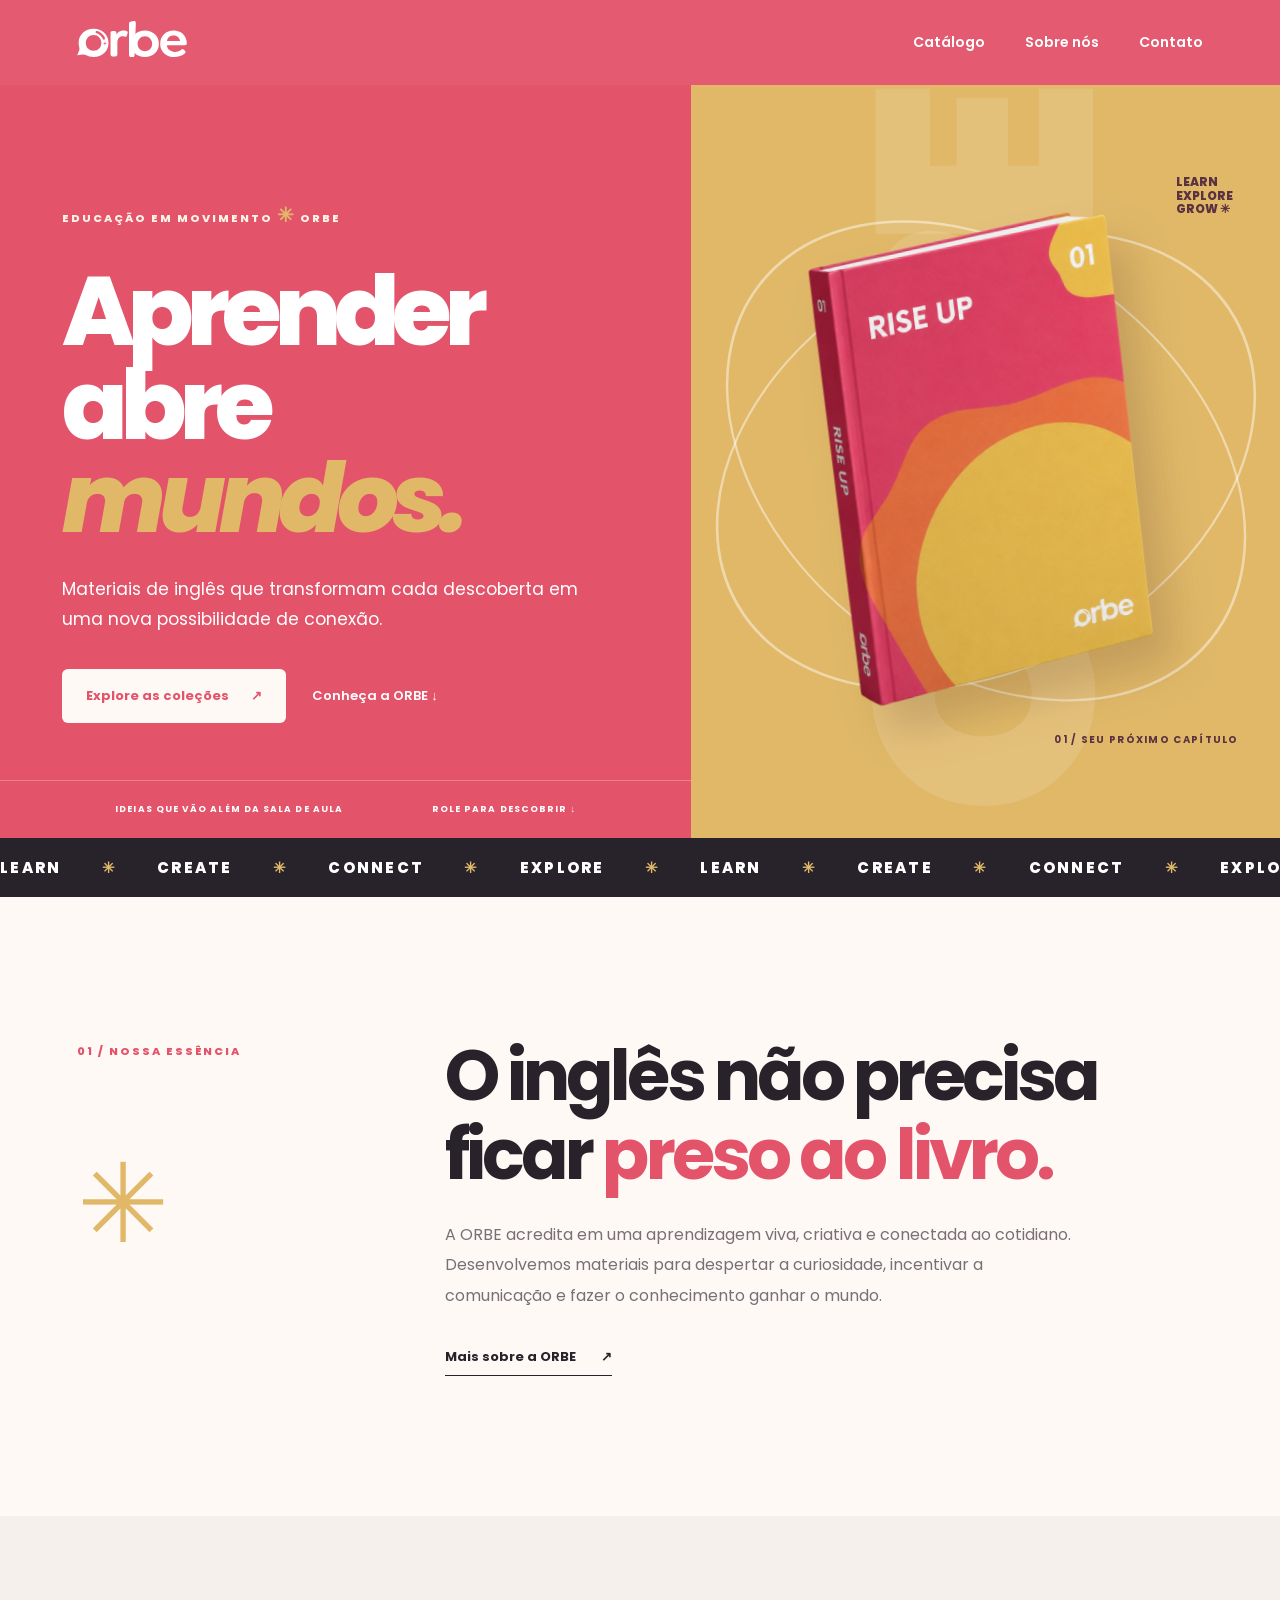
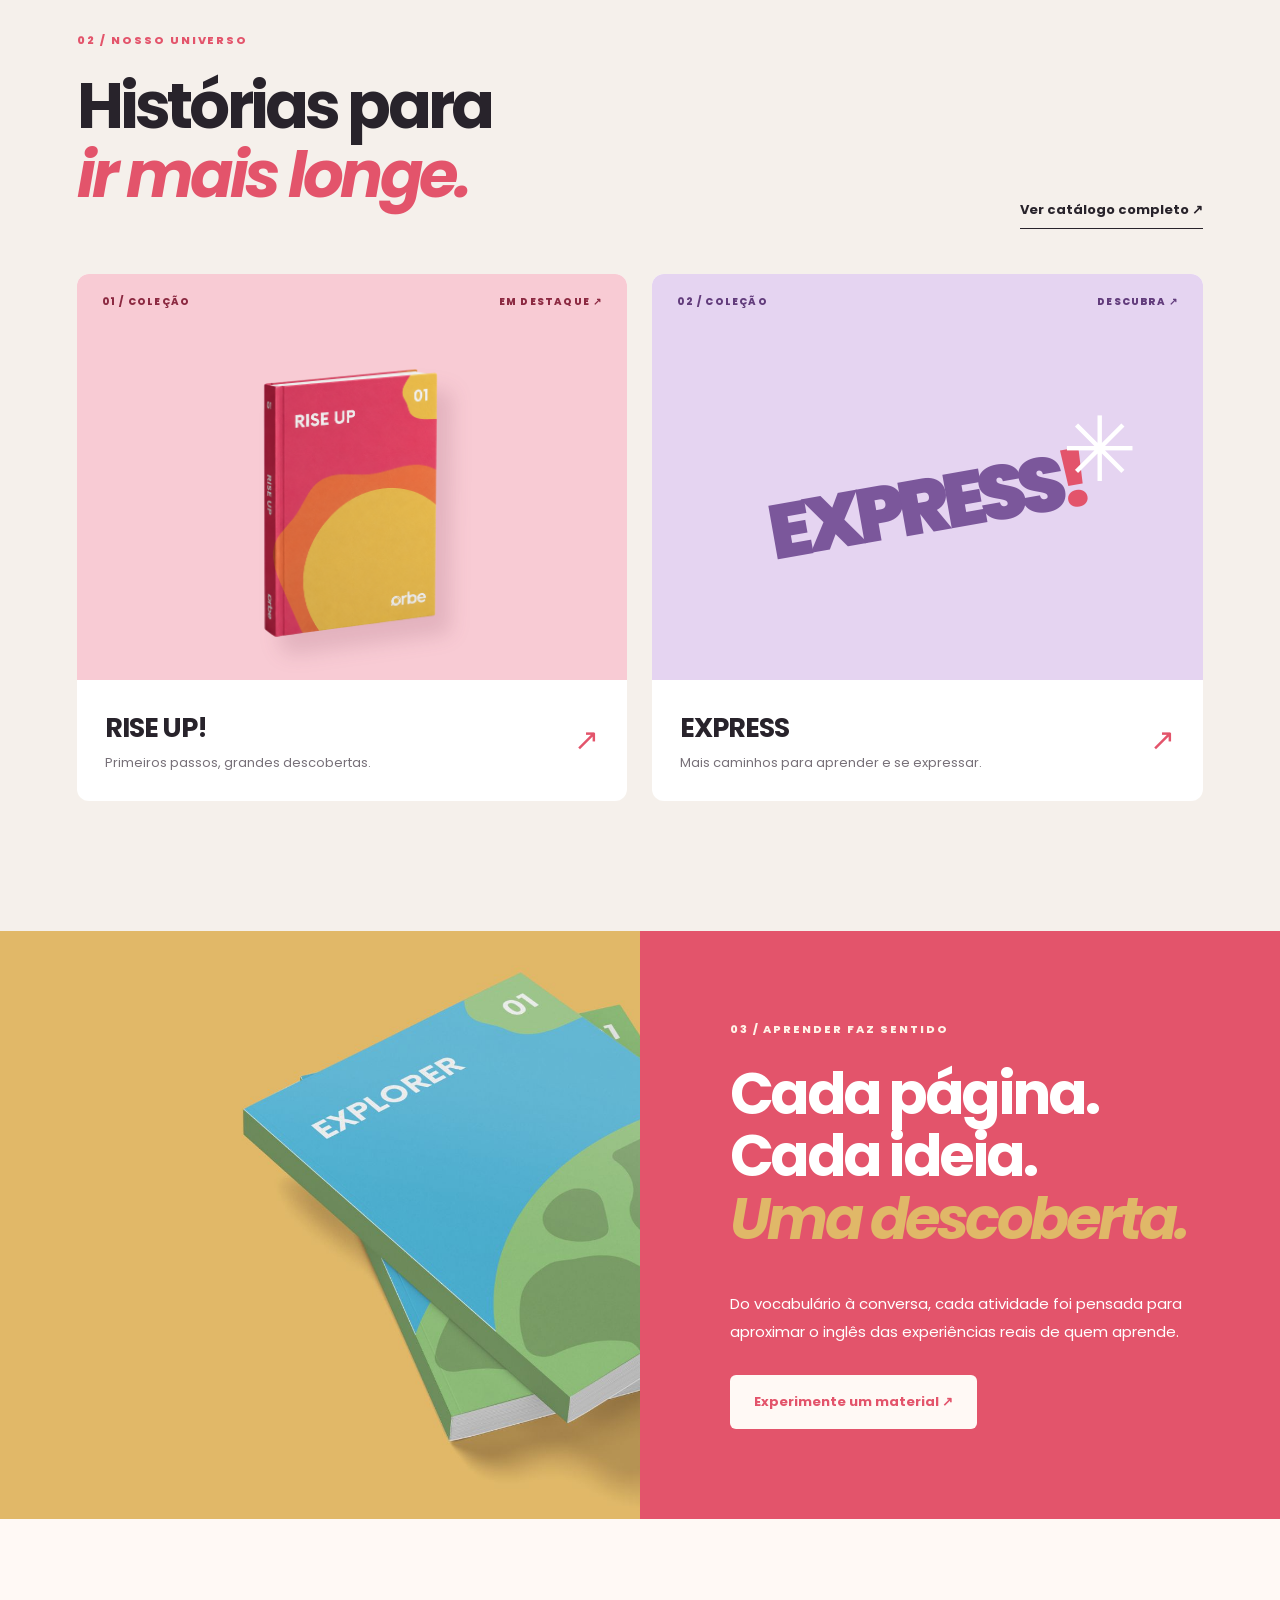
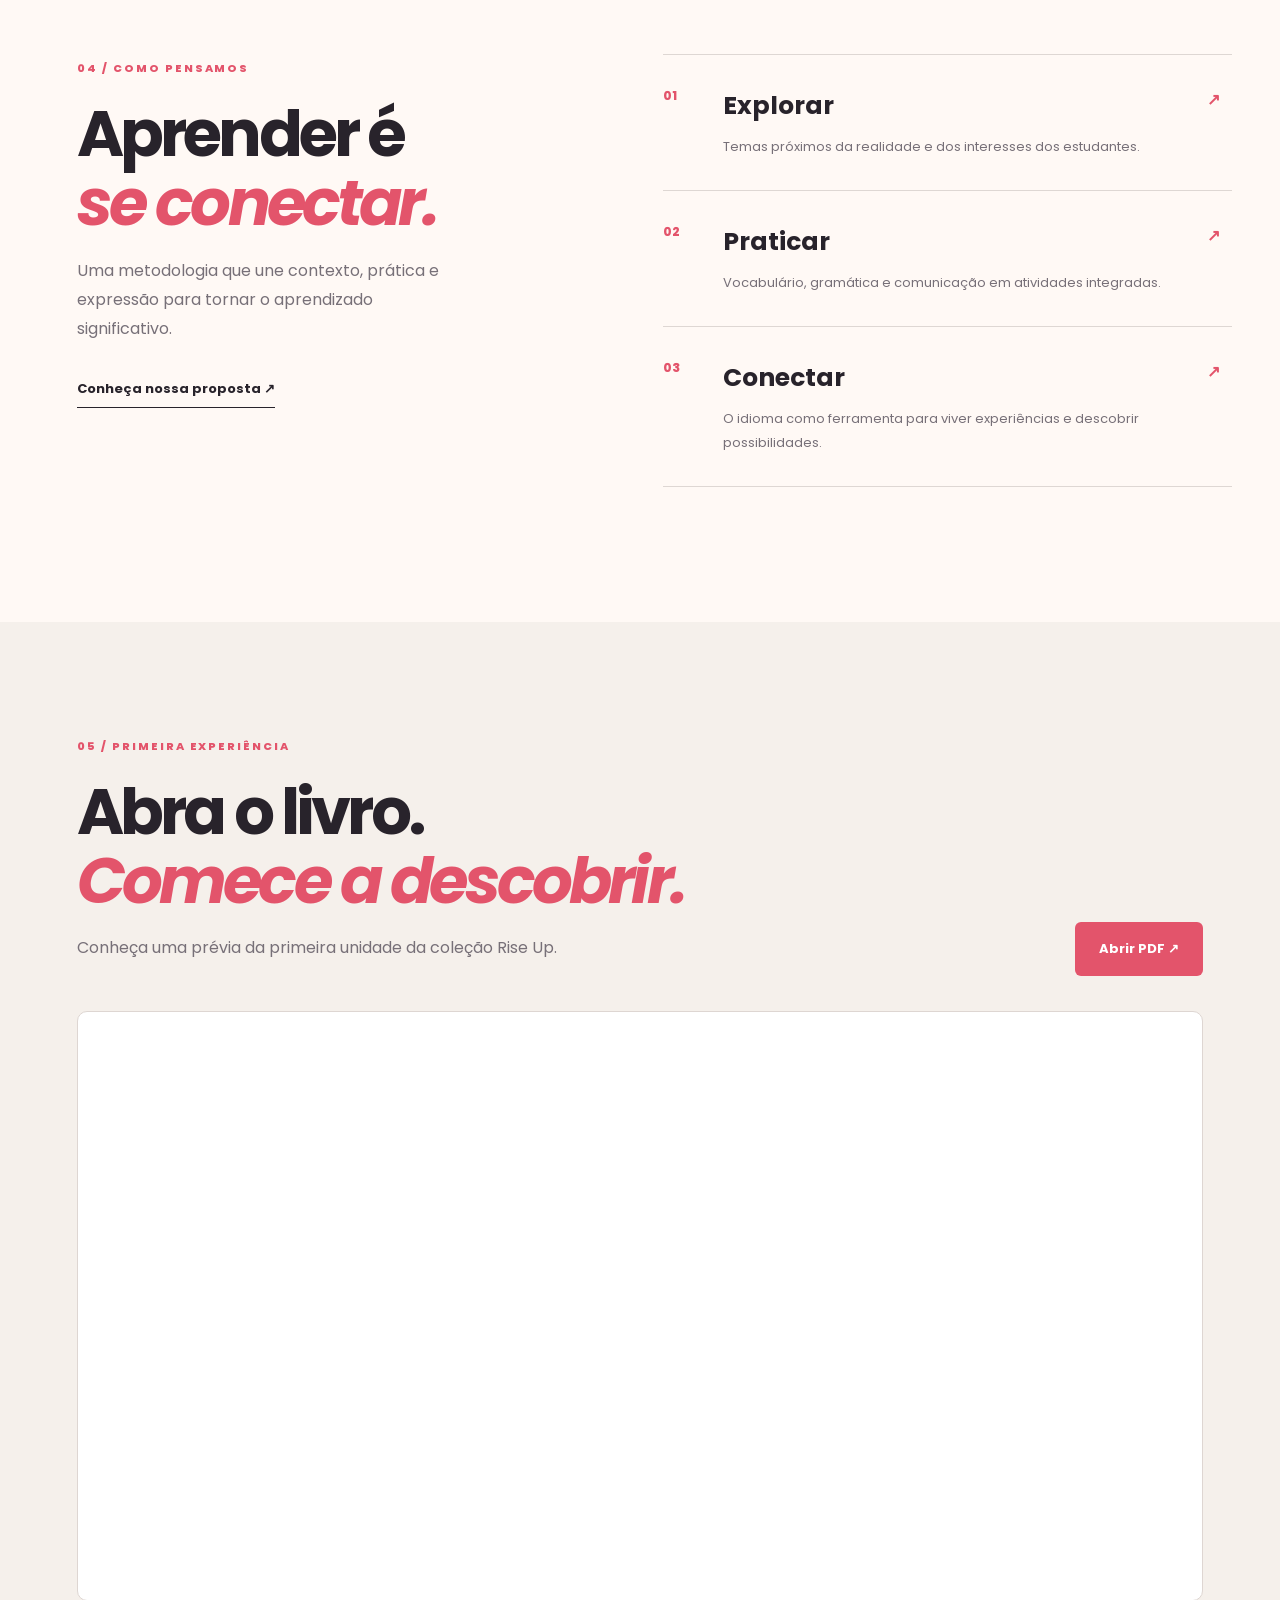
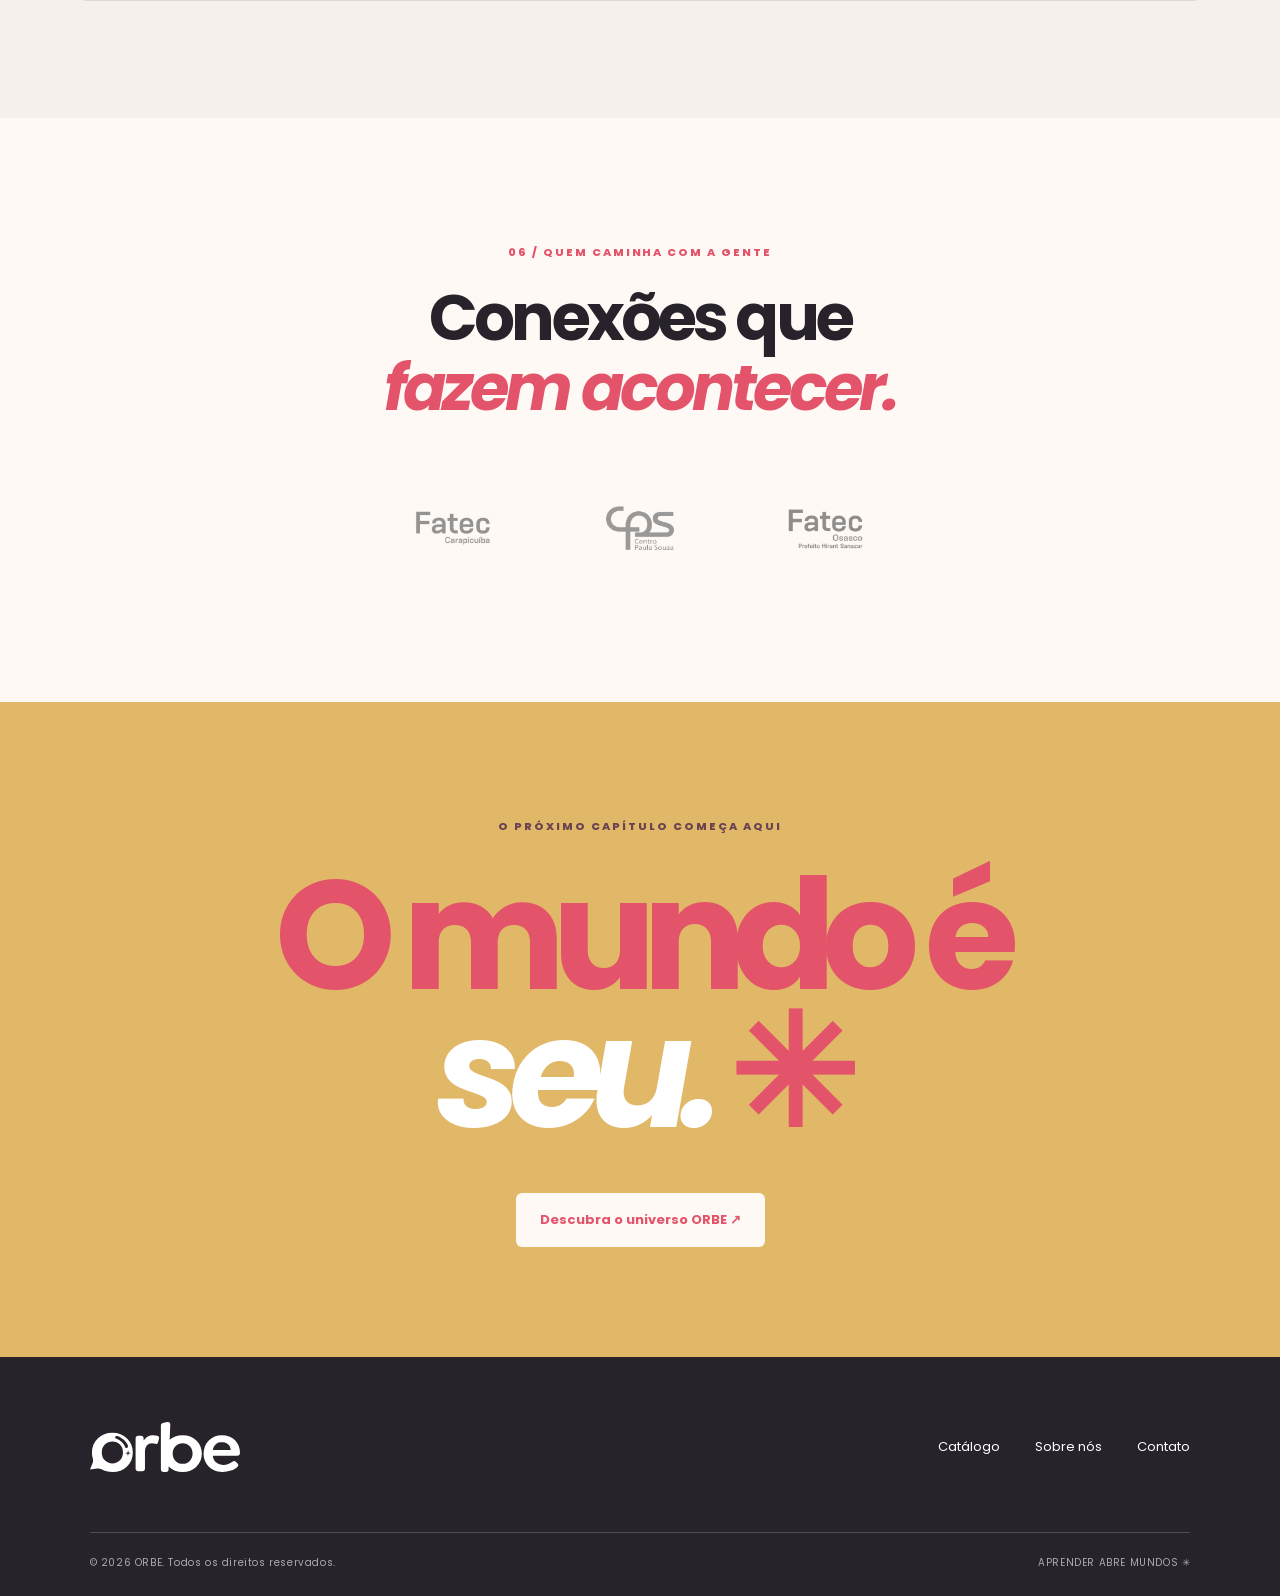
<file: index.html>
<!DOCTYPE html>
<html lang="pt-BR">
  <head>
    <meta charset="utf-8" />
    <meta name="viewport" content="width=device-width, initial-scale=1" />
    <meta name="theme-color" content="#e3546b" />
    <meta
      name="description"
      content="ORBE — materiais de inglês que conectam aprendizado, criatividade e mundo real."
    />
    <title>ORBE | Aprender abre mundos</title>
    <link href="style.css" rel="stylesheet" />
  </head>

  <body>
    <header class="container-fluid">
      <a aria-label="ORBE, início" class="logo" href="index.html">
        <img alt="ORBE" class="navbar-brand" src="Assets/White.svg" />
      </a>

      <button
        aria-controls="nav-principal"
        aria-expanded="false"
        aria-label="Abrir menu"
        class="menu-toggle"
      >
        <span></span>
        <span></span>
        <span></span>
      </button>

      <nav
        aria-label="Navegação principal"
        class="tentando-colocar-na-direita"
        id="nav-principal"
      >
        <div class="navbar-nav">
          <a class="nav-link" href="Catalogo.html">Catálogo</a>
          <a class="nav-link" href="Sobre.html">Sobre nós</a>
          <a class="nav-link" href="Contato.html">Contato</a>
        </div>
      </nav>
    </header>

    <main>
      <!-- HERO -->
      <section class="hero" id="inicio">
        <div class="hero-copy">
          <span class="eyebrow light">
            EDUCAÇÃO EM MOVIMENTO
            <span class="star">✳</span>
            ORBE
          </span>

          <h1>
            Aprender<br />
            abre <em>mundos.</em>
          </h1>

          <p>
            Materiais de inglês que transformam cada descoberta
            em uma nova possibilidade de conexão.
          </p>

          <div class="hero-actions">
            <a class="btn btn-cream" href="Catalogo.html">
              Explore as coleções
              <span aria-hidden="true">↗</span>
            </a>

            <a class="hero-link" href="#manifesto">
              Conheça a ORBE ↓
            </a>
          </div>
        </div>

        <div aria-label="Coleção Rise Up" class="hero-art">
          <div class="orbit orbit-one"></div>
          <div class="orbit orbit-two"></div>

          <span class="floating-note">
            LEARN<br />
            EXPLORE<br />
            GROW ✳
          </span>

          <img
            alt="Arte da coleção Rise Up"
            class="hero-book"
            src="Assets/rise-up.png"
          />

          <span class="art-tag">
            01 / SEU PRÓXIMO CAPÍTULO
          </span>
        </div>

        <div class="hero-bottom">
          <span>IDEIAS QUE VÃO ALÉM DA SALA DE AULA</span>
          <span>ROLE PARA DESCOBRIR ↓</span>
        </div>
      </section>

      <!-- TICKER -->
      <div aria-label="Aprender, criar, conectar" class="ticker">
        <div aria-hidden="true" class="ticker-track">
          LEARN <b>✳</b>
          CREATE <b>✳</b>
          CONNECT <b>✳</b>
          EXPLORE <b>✳</b>
          LEARN <b>✳</b>
          CREATE <b>✳</b>
          CONNECT <b>✳</b>
          EXPLORE <b>✳</b>
        </div>
      </div>

      <!-- MANIFESTO -->
      <section class="manifesto wrap reveal" id="manifesto">
        <div>
          <span class="eyebrow">01 / NOSSA ESSÊNCIA</span>
          <span class="manifesto-symbol">✳</span>
        </div>

        <div>
          <h2>
            O inglês não precisa ficar
            <span>preso ao livro.</span>
          </h2>

          <p>
            A ORBE acredita em uma aprendizagem viva, criativa
            e conectada ao cotidiano. Desenvolvemos materiais
            para despertar a curiosidade, incentivar a
            comunicação e fazer o conhecimento ganhar o mundo.
          </p>

          <a class="text-link" href="Sobre.html">
            Mais sobre a ORBE
            <span>↗</span>
          </a>
        </div>
      </section>

      <!-- COLEÇÕES -->
      <section class="collections" id="colecoes">
        <div class="wrap">
          <div class="section-heading reveal">
            <div>
              <span class="eyebrow">02 / NOSSO UNIVERSO</span>

              <h2>
                Histórias para<br />
                <i>ir mais longe.</i>
              </h2>
            </div>

            <a class="text-link" href="Catalogo.html">
              Ver catálogo completo ↗
            </a>
          </div>

          <div class="collection-grid">
            <!-- RISE UP -->
            <a
              class="collection-card rise reveal"
              href="Materiais/Riseup.html"
            >
              <div class="card-meta">
                <span>01 / COLEÇÃO</span>
                <span>EM DESTAQUE ↗</span>
              </div>

              <div class="collection-visual">
                <img
                  alt="Material da coleção Rise Up"
                  loading="lazy"
                  src="Assets/rise-up.png"
                />
              </div>

              <div class="card-footer">
                <div>
                  <h3>RISE UP!</h3>
                  <p>Primeiros passos, grandes descobertas.</p>
                </div>

                <span class="card-arrow">↗</span>
              </div>
            </a>

            <!-- EXPRESS -->
            <a
              class="collection-card express reveal"
              href="Materiais/Express.html"
            >
              <div class="card-meta">
                <span>02 / COLEÇÃO</span>
                <span>DESCUBRA ↗</span>
              </div>

              <div class="collection-visual express-visual">
                <span class="express-word">
                  EXPRESS<span>!</span>
                </span>

                <span class="mini-orbit">✳</span>
              </div>

              <div class="card-footer">
                <div>
                  <h3>EXPRESS</h3>
                  <p>
                    Mais caminhos para aprender e se expressar.
                  </p>
                </div>

                <span class="card-arrow">↗</span>
              </div>
            </a>
          </div>
        </div>
      </section>

      <!-- DESTAQUE -->
      <section class="feature">
        <div class="feature-image">
          <img
            alt="Livros e materiais de estudo"
            loading="lazy"
            src="Assets/Books.jpg"
          />
        </div>

        <div class="feature-copy">
          <span class="eyebrow light">
            03 / APRENDER FAZ SENTIDO
          </span>

          <h2>
            Cada página.<br />
            Cada ideia.<br />
            <em>Uma descoberta.</em>
          </h2>

          <p>
            Do vocabulário à conversa, cada atividade foi
            pensada para aproximar o inglês das experiências
            reais de quem aprende.
          </p>

          <a class="btn btn-cream" href="#experimente">
            Experimente um material ↗
          </a>
        </div>
      </section>

      <!-- METODOLOGIA -->
      <section class="method wrap reveal">
        <div class="method-intro">
          <span class="eyebrow">04 / COMO PENSAMOS</span>

          <h2>
            Aprender é<br />
            <i>se conectar.</i>
          </h2>

          <p>
            Uma metodologia que une contexto, prática e
            expressão para tornar o aprendizado significativo.
          </p>

          <a class="text-link" href="Sobre.html">
            Conheça nossa proposta ↗
          </a>
        </div>

        <div class="method-list">
          <div class="method-item">
            <span>01</span>

            <div>
              <h3>Explorar</h3>
              <p>
                Temas próximos da realidade e dos interesses
                dos estudantes.
              </p>
            </div>

            <b>↗</b>
          </div>

          <div class="method-item">
            <span>02</span>

            <div>
              <h3>Praticar</h3>
              <p>
                Vocabulário, gramática e comunicação em
                atividades integradas.
              </p>
            </div>

            <b>↗</b>
          </div>

          <div class="method-item">
            <span>03</span>

            <div>
              <h3>Conectar</h3>
              <p>
                O idioma como ferramenta para viver experiências
                e descobrir possibilidades.
              </p>
            </div>

            <b>↗</b>
          </div>
        </div>
      </section>

      <!-- PRÉVIA DO MATERIAL -->
      <section class="preview" id="experimente">
        <div class="wrap preview-head">
          <div>
            <span class="eyebrow">
              05 / PRIMEIRA EXPERIÊNCIA
            </span>

            <h2>
              Abra o livro.<br />
              <i>Comece a descobrir.</i>
            </h2>

            <p>
              Conheça uma prévia da primeira unidade
              da coleção Rise Up.
            </p>
          </div>

          <a
            class="btn btn-pink"
            href="Assets/Unit-01-My-Bedroom.pdf"
            rel="noopener"
            target="_blank"
          >
            Abrir PDF ↗
          </a>
        </div>

        <div class="wrap">
          <iframe
            loading="lazy"
            src="Assets/Unit-01-My-Bedroom.pdf#toolbar=0"
            title="Prévia do material Rise Up — My Bedroom"
          ></iframe>
        </div>
      </section>

      <!-- PARCEIROS -->
      <section class="partners wrap">
        <span class="eyebrow">
          06 / QUEM CAMINHA COM A GENTE
        </span>

        <h2>
          Conexões que<br />
          <i>fazem acontecer.</i>
        </h2>

        <div class="partner-logos">
          <img
            alt="Fatec Carapicuíba"
            loading="lazy"
            src="Assets/fatecC.png"
          />

          <img
            alt="Centro Paula Souza"
            loading="lazy"
            src="Assets/cps.png"
          />

          <img
            alt="Fatec Osasco"
            loading="lazy"
            src="Assets/fatecO.png"
          />
        </div>
      </section>

      <!-- ENCERRAMENTO -->
      <section class="closing">
        <span class="eyebrow light">
          O PRÓXIMO CAPÍTULO COMEÇA AQUI
        </span>

        <h2>
          O mundo é<br />
          <em>seu.</em> ✳
        </h2>

        <a class="btn btn-cream" href="Catalogo.html">
          Descubra o universo ORBE ↗
        </a>
      </section>
    </main>

    <!-- RODAPÉ -->
    <footer>
      <div class="footer-main">
        <img alt="ORBE" src="Assets/White.svg" />

        <div>
          <a href="Catalogo.html">Catálogo</a>
          <a href="Sobre.html">Sobre nós</a>
          <a href="Contato.html">Contato</a>
        </div>
      </div>

      <div class="footer-bottom">
        <span>
          © 2026 ORBE. Todos os direitos reservados.
        </span>

        <span>APRENDER ABRE MUNDOS ✳</span>
      </div>
    </footer>

    <script defer src="js/home.js"></script>
  </body>
</html>
</file>
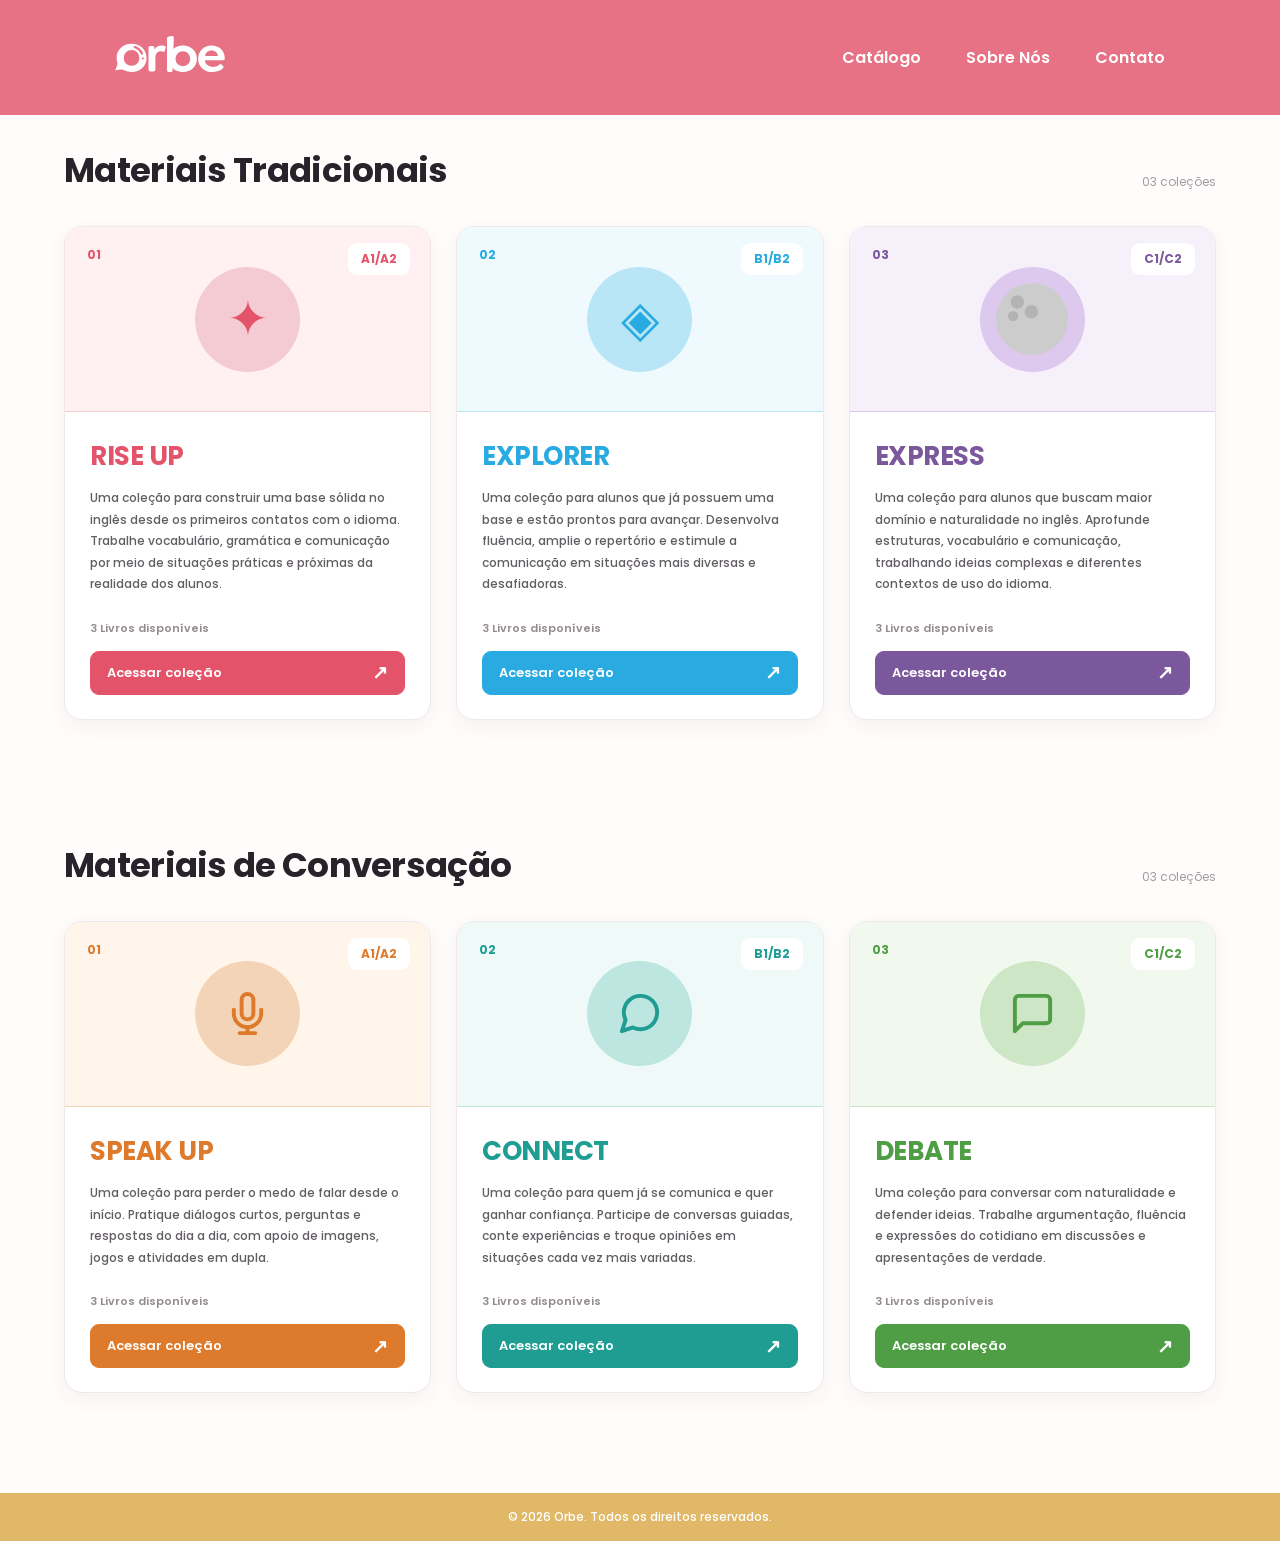
<file: Catalogo.html>
<!DOCTYPE html>
<html lang="pt-BR">
<head>
    <meta charset="UTF-8">
    <meta name="viewport" content="width=device-width, initial-scale=1.0">
    <title>Catálogo | Orbe</title>
    <link rel="stylesheet" href="Catalogo.css">
</head>
<body>

    <!-- HEADER -->
    
<!-- HEADER IGUAL AO DA HOME -->
<nav class="navbar navbar-expand-lg bg-body-tertiary">
    <div class="container-fluid">

        <a href="index.html">
            <img
                class="navbar-brand"
                src="./Assets/White.svg"
                alt="Logo Orbe"
            >
        </a>

        <button
            class="menu-toggle"
            type="button"
            aria-label="Abrir menu"
            aria-expanded="false"
        >
            <span></span>
            <span></span>
            <span></span>
        </button>

        <div class="tentando-colocar-na-direita">
            <div class="navbar-nav">
                <a class="nav-link" href="./Catalogo.html">
                    <p class="nav-link-text">Catálogo</p>
                </a>

                <a class="nav-link" href="./Sobre.html">
                    <p class="nav-link-text">Sobre Nós</p>
                </a>

                <a class="nav-link" href="./Contato.html">
                    <p class="nav-link-text">Contato</p>
                </a>
            </div>
        </div>

    </div>
</nav>


    <main class="catalogo">

        <!-- COLEÇÕES TRADICIONAIS -->
        <section class="catalogo-secao" id="tradicionais">
            <div class="secao-cabecalho">
                <div>
                    <h2>Materiais Tradicionais</h2>
                </div>
                <span class="secao-contador">03 coleções</span>
            </div>

            <div class="cards-grid">

                <!-- RISE UP -->
                <article class="card-colecao card-rise">
                    <div class="card-topo">
                        <span class="card-indice">01</span>
                        <span class="card-nivel">A1/A2</span>
                        <div class="card-circulo">
                            <span class="card-simbolo">✦</span>
                        </div>
                    </div>

                    <div class="card-corpo">
                        <h3>RISE UP</h3>
                        <p>
                            Uma coleção para construir uma base sólida no inglês
                            desde os primeiros contatos com o idioma. Trabalhe
                            vocabulário, gramática e comunicação por meio de
                            situações práticas e próximas da realidade dos alunos.
                        </p>

                        <div class="card-rodape">
                            <span class="card-disponibilidade">
                                3 Livros disponíveis
                            </span>
                            <button class="card-botao" data-abrir="modal-rise">
                                Acessar coleção <span>↗</span>
                            </button>
                        </div>
                    </div>
                </article>

                <!-- EXPLORER -->
                <article class="card-colecao card-explorer">
                    <div class="card-topo">
                        <span class="card-indice">02</span>
                        <span class="card-nivel">B1/B2</span>
                        <div class="card-circulo">
                            <span class="card-simbolo">◈</span>
                        </div>
                    </div>

                    <div class="card-corpo">
                        <h3>EXPLORER</h3>
                        <p>
                            Uma coleção para alunos que já possuem uma base
                            e estão prontos para avançar. Desenvolva fluência,
                            amplie o repertório e estimule a comunicação em
                            situações mais diversas e desafiadoras.
                        </p>

                        <div class="card-rodape">
                            <span class="card-disponibilidade">
                                3 Livros disponíveis
                            </span>
                            <button class="card-botao" data-abrir="modal-explorer">
                                Acessar coleção <span>↗</span>
                            </button>
                        </div>
                    </div>
                </article>

                <!-- EXPRESS -->
                <article class="card-colecao card-express">
                    <div class="card-topo">
                        <span class="card-indice">03</span>
                        <span class="card-nivel">C1/C2</span>
                        <div class="card-circulo">
                            <img src="./Assets/Lua.png" alt="">
                        </div>
                    </div>

                    <div class="card-corpo">
                        <h3>EXPRESS</h3>
                        <p>
                            Uma coleção para alunos que buscam maior domínio
                            e naturalidade no inglês. Aprofunde estruturas,
                            vocabulário e comunicação, trabalhando ideias
                            complexas e diferentes contextos de uso do idioma.
                        </p>

                        <div class="card-rodape">
                            <span class="card-disponibilidade">
                                3 Livros disponíveis
                            </span>
                            <button class="card-botao" data-abrir="modal-express">
                                Acessar coleção <span>↗</span>
                            </button>
                        </div>
                    </div>
                </article>

            </div>
        </section>

        <!-- COLEÇÕES DE CONVERSAÇÃO -->
        <section class="catalogo-secao" id="conversacao">
            <div class="secao-cabecalho">
                <div>
                    <h2>Materiais de Conversação</h2>
                </div>
                <span class="secao-contador">03 coleções</span>
            </div>

            <div class="cards-grid">

                <!-- SPEAK UP -->
                <article class="card-colecao card-speak">
                    <div class="card-topo">
                        <span class="card-indice">01</span>
                        <span class="card-nivel">A1/A2</span>
                        <div class="card-circulo">
                            <svg viewBox="0 0 24 24" fill="none"
                                 stroke="currentColor" stroke-width="2"
                                 stroke-linecap="round" stroke-linejoin="round">
                                <rect x="9" y="2" width="6" height="13" rx="3"/>
                                <path d="M5 10v2a7 7 0 0 0 14 0v-2"/>
                                <path d="M12 19v3M8 22h8"/>
                            </svg>
                        </div>
                    </div>

                    <div class="card-corpo">
                        <h3>SPEAK UP</h3>
                        <p>
                            Uma coleção para perder o medo de falar desde o início.
                            Pratique diálogos curtos, perguntas e respostas do
                            dia a dia, com apoio de imagens, jogos e atividades
                            em dupla.
                        </p>

                        <div class="card-rodape">
                            <span class="card-disponibilidade">
                                3 Livros disponíveis
                            </span>
                            <button class="card-botao" data-abrir="modal-speak">
                                Acessar coleção <span>↗</span>
                            </button>
                        </div>
                    </div>
                </article>

                <!-- CONNECT -->
                <article class="card-colecao card-connect">
                    <div class="card-topo">
                        <span class="card-indice">02</span>
                        <span class="card-nivel">B1/B2</span>
                        <div class="card-circulo">
                            <svg viewBox="0 0 24 24" fill="none"
                                 stroke="currentColor" stroke-width="2"
                                 stroke-linecap="round" stroke-linejoin="round">
                                <path d="M21 11.5a8.5 8.5 0 0 1-8.5 8.5
                                         8.4 8.4 0 0 1-3.8-.9L3 21l1.9-5.7
                                         a8.4 8.4 0 0 1-.9-3.8A8.5 8.5
                                         0 0 1 12.5 3H13a8.5 8.5
                                         0 0 1 8 8z"/>
                            </svg>
                        </div>
                    </div>

                    <div class="card-corpo">
                        <h3>CONNECT</h3>
                        <p>
                            Uma coleção para quem já se comunica e quer ganhar
                            confiança. Participe de conversas guiadas, conte
                            experiências e troque opiniões em situações
                            cada vez mais variadas.
                        </p>

                        <div class="card-rodape">
                            <span class="card-disponibilidade">
                                3 Livros disponíveis
                            </span>
                            <button class="card-botao" data-abrir="modal-connect">
                                Acessar coleção <span>↗</span>
                            </button>
                        </div>
                    </div>
                </article>

                <!-- DEBATE -->
                <article class="card-colecao card-debate">
                    <div class="card-topo">
                        <span class="card-indice">03</span>
                        <span class="card-nivel">C1/C2</span>
                        <div class="card-circulo">
                            <svg viewBox="0 0 24 24" fill="none"
                                 stroke="currentColor" stroke-width="2"
                                 stroke-linecap="round" stroke-linejoin="round">
                                <path d="M21 15a2 2 0 0 1-2 2H7l-4 4V5
                                         a2 2 0 0 1 2-2h14a2 2 0 0 1 2 2z"/>
                            </svg>
                        </div>
                    </div>

                    <div class="card-corpo">
                        <h3>DEBATE</h3>
                        <p>
                            Uma coleção para conversar com naturalidade e
                            defender ideias. Trabalhe argumentação, fluência
                            e expressões do cotidiano em discussões
                            e apresentações de verdade.
                        </p>

                        <div class="card-rodape">
                            <span class="card-disponibilidade">
                                3 Livros disponíveis
                            </span>
                            <button class="card-botao" data-abrir="modal-debate">
                                Acessar coleção <span>↗</span>
                            </button>
                        </div>
                    </div>
                </article>

            </div>
        </section>
    </main>

    <!-- MODAIS DOS LIVROS -->
    <dialog class="modal-livro card-rise" id="modal-rise" aria-labelledby="titulo-rise">
        <button class="modal-fechar" data-fechar aria-label="Fechar">×</button>
        <div class="modal-corpo">
            <div class="modal-imagem">
                <img src="./Assets/rise-up.png" alt="Livro Rise Up">
            </div>
            <div class="modal-info">
                <span class="modal-etiqueta">MATERIAL TRADICIONAL</span>
                <h2 id="titulo-rise">Livro Didático - Rise Up</h2>
                <p class="modal-marca">ORBE · A1/A2</p>
                <hr>
                <p class="modal-preco"><strong>R$ 99,99</strong> à vista</p>
                <p class="modal-antigo"><s>R$ 119,99</s> <span>16%</span></p>
                <p class="modal-descricao">
                    Uma coleção para construir uma base sólida no inglês desde
                    os primeiros contatos com o idioma. Trabalhe vocabulário,
                    gramática e comunicação por meio de situações práticas
                    e próximas da realidade dos alunos.
                </p>
                <a href="#" class="modal-comprar">Compre ou assine!</a>
            </div>
        </div>
    </dialog>

    <dialog class="modal-livro card-explorer" id="modal-explorer" aria-labelledby="titulo-explorer">
        <button class="modal-fechar" data-fechar aria-label="Fechar">×</button>
        <div class="modal-corpo">
            <div class="modal-imagem">
                <div class="modal-placeholder">Imagem do livro Explorer</div>
            </div>
            <div class="modal-info">
                <span class="modal-etiqueta">MATERIAL TRADICIONAL</span>
                <h2 id="titulo-explorer">Livro Didático - Explorer</h2>
                <p class="modal-marca">ORBE · B1/B2</p>
                <hr>
                <p class="modal-preco"><strong>R$ 99,99</strong> à vista</p>
                <p class="modal-antigo"><s>R$ 119,99</s> <span>16%</span></p>
                <p class="modal-descricao">
                    Uma coleção para alunos que já possuem uma base e estão
                    prontos para avançar. Desenvolva fluência, amplie o repertório
                    e estimule a comunicação em situações mais diversas e desafiadoras.
                </p>
                <a href="#" class="modal-comprar">Compre ou assine!</a>
            </div>
        </div>
    </dialog>

    <dialog class="modal-livro card-express" id="modal-express" aria-labelledby="titulo-express">
        <button class="modal-fechar" data-fechar aria-label="Fechar">×</button>
        <div class="modal-corpo">
            <div class="modal-imagem">
                <div class="modal-placeholder">Imagem do livro Express</div>
            </div>
            <div class="modal-info">
                <span class="modal-etiqueta">MATERIAL TRADICIONAL</span>
                <h2 id="titulo-express">Livro Didático - Express</h2>
                <p class="modal-marca">ORBE · C1/C2</p>
                <hr>
                <p class="modal-preco"><strong>R$ 99,99</strong> à vista</p>
                <p class="modal-antigo"><s>R$ 119,99</s> <span>16%</span></p>
                <p class="modal-descricao">
                    Uma coleção para alunos que buscam maior domínio e
                    naturalidade no inglês. Aprofunde estruturas, vocabulário
                    e comunicação, trabalhando ideias complexas e diferentes
                    contextos de uso do idioma.
                </p>
                <a href="#" class="modal-comprar">Compre ou assine!</a>
            </div>
        </div>
    </dialog>

    <dialog class="modal-livro card-speak" id="modal-speak" aria-labelledby="titulo-speak">
        <button class="modal-fechar" data-fechar aria-label="Fechar">×</button>
        <div class="modal-corpo">
            <div class="modal-imagem">
                <div class="modal-placeholder">Imagem do livro Speak Up</div>
            </div>
            <div class="modal-info">
                <span class="modal-etiqueta">MATERIAL DE CONVERSAÇÃO</span>
                <h2 id="titulo-speak">Livro de Conversação - Speak Up</h2>
                <p class="modal-marca">ORBE · A1/A2</p>
                <hr>
                <p class="modal-preco"><strong>R$ 89,99</strong> à vista</p>
                <p class="modal-antigo"><s>R$ 109,99</s> <span>18%</span></p>
                <p class="modal-descricao">
                    Uma coleção para perder o medo de falar desde o início.
                    Pratique diálogos curtos, perguntas e respostas do dia a dia,
                    com apoio de imagens, jogos e atividades em dupla.
                </p>
                <a href="#" class="modal-comprar">Compre ou assine!</a>
            </div>
        </div>
    </dialog>

    <dialog class="modal-livro card-connect" id="modal-connect" aria-labelledby="titulo-connect">
        <button class="modal-fechar" data-fechar aria-label="Fechar">×</button>
        <div class="modal-corpo">
            <div class="modal-imagem">
                <div class="modal-placeholder">Imagem do livro Connect</div>
            </div>
            <div class="modal-info">
                <span class="modal-etiqueta">MATERIAL DE CONVERSAÇÃO</span>
                <h2 id="titulo-connect">Livro de Conversação - Connect</h2>
                <p class="modal-marca">ORBE · B1/B2</p>
                <hr>
                <p class="modal-preco"><strong>R$ 89,99</strong> à vista</p>
                <p class="modal-antigo"><s>R$ 109,99</s> <span>18%</span></p>
                <p class="modal-descricao">
                    Uma coleção para quem já se comunica e quer ganhar confiança.
                    Participe de conversas guiadas, conte experiências e troque
                    opiniões em situações cada vez mais variadas.
                </p>
                <a href="#" class="modal-comprar">Compre ou assine!</a>
            </div>
        </div>
    </dialog>

    <dialog class="modal-livro card-debate" id="modal-debate" aria-labelledby="titulo-debate">
        <button class="modal-fechar" data-fechar aria-label="Fechar">×</button>
        <div class="modal-corpo">
            <div class="modal-imagem">
                <div class="modal-placeholder">Imagem do livro Debate</div>
            </div>
            <div class="modal-info">
                <span class="modal-etiqueta">MATERIAL DE CONVERSAÇÃO</span>
                <h2 id="titulo-debate">Livro de Conversação - Debate</h2>
                <p class="modal-marca">ORBE · C1/C2</p>
                <hr>
                <p class="modal-preco"><strong>R$ 89,99</strong> à vista</p>
                <p class="modal-antigo"><s>R$ 109,99</s> <span>18%</span></p>
                <p class="modal-descricao">
                    Uma coleção para conversar com naturalidade e defender ideias.
                    Trabalhe argumentação, fluência e expressões do cotidiano
                    em discussões e apresentações de verdade.
                </p>
                <a href="#" class="modal-comprar">Compre ou assine!</a>
            </div>
        </div>
    </dialog>

    <!-- FOOTER ORIGINAL -->
    <footer class="footer">
        <span>© 2026 Orbe. Todos os direitos reservados.</span>
    </footer>

    <script>
        // MENU MOBILE - HEADER DA HOME
        const menuToggle = document.querySelector('.menu-toggle');
        const navbarLinks = document.querySelector('.tentando-colocar-na-direita');

        menuToggle.addEventListener('click', () => {
            const aberto = navbarLinks.classList.toggle('is-open');
            menuToggle.setAttribute('aria-expanded', String(aberto));
        });

        document.querySelectorAll('.navbar-nav a').forEach(link => {
            link.addEventListener('click', () => {
                navbarLinks.classList.remove('is-open');
                menuToggle.setAttribute('aria-expanded', 'false');
            });
        });

        // ABRIR MODAIS
        document.querySelectorAll('[data-abrir]').forEach(botao => {
            botao.addEventListener('click', () => {
                const modal = document.getElementById(botao.dataset.abrir);

                if (modal && !modal.open) {
                    modal.showModal();
                }
            });
        });

        // FECHAR MODAIS
        document.querySelectorAll('.modal-livro').forEach(modal => {
            modal.querySelector('[data-fechar]').addEventListener('click', () => {
                modal.close();
            });

            modal.addEventListener('click', event => {
                if (event.target === modal) {
                    modal.close();
                }
            });
        });
    </script>
</body>
</html>
</file>
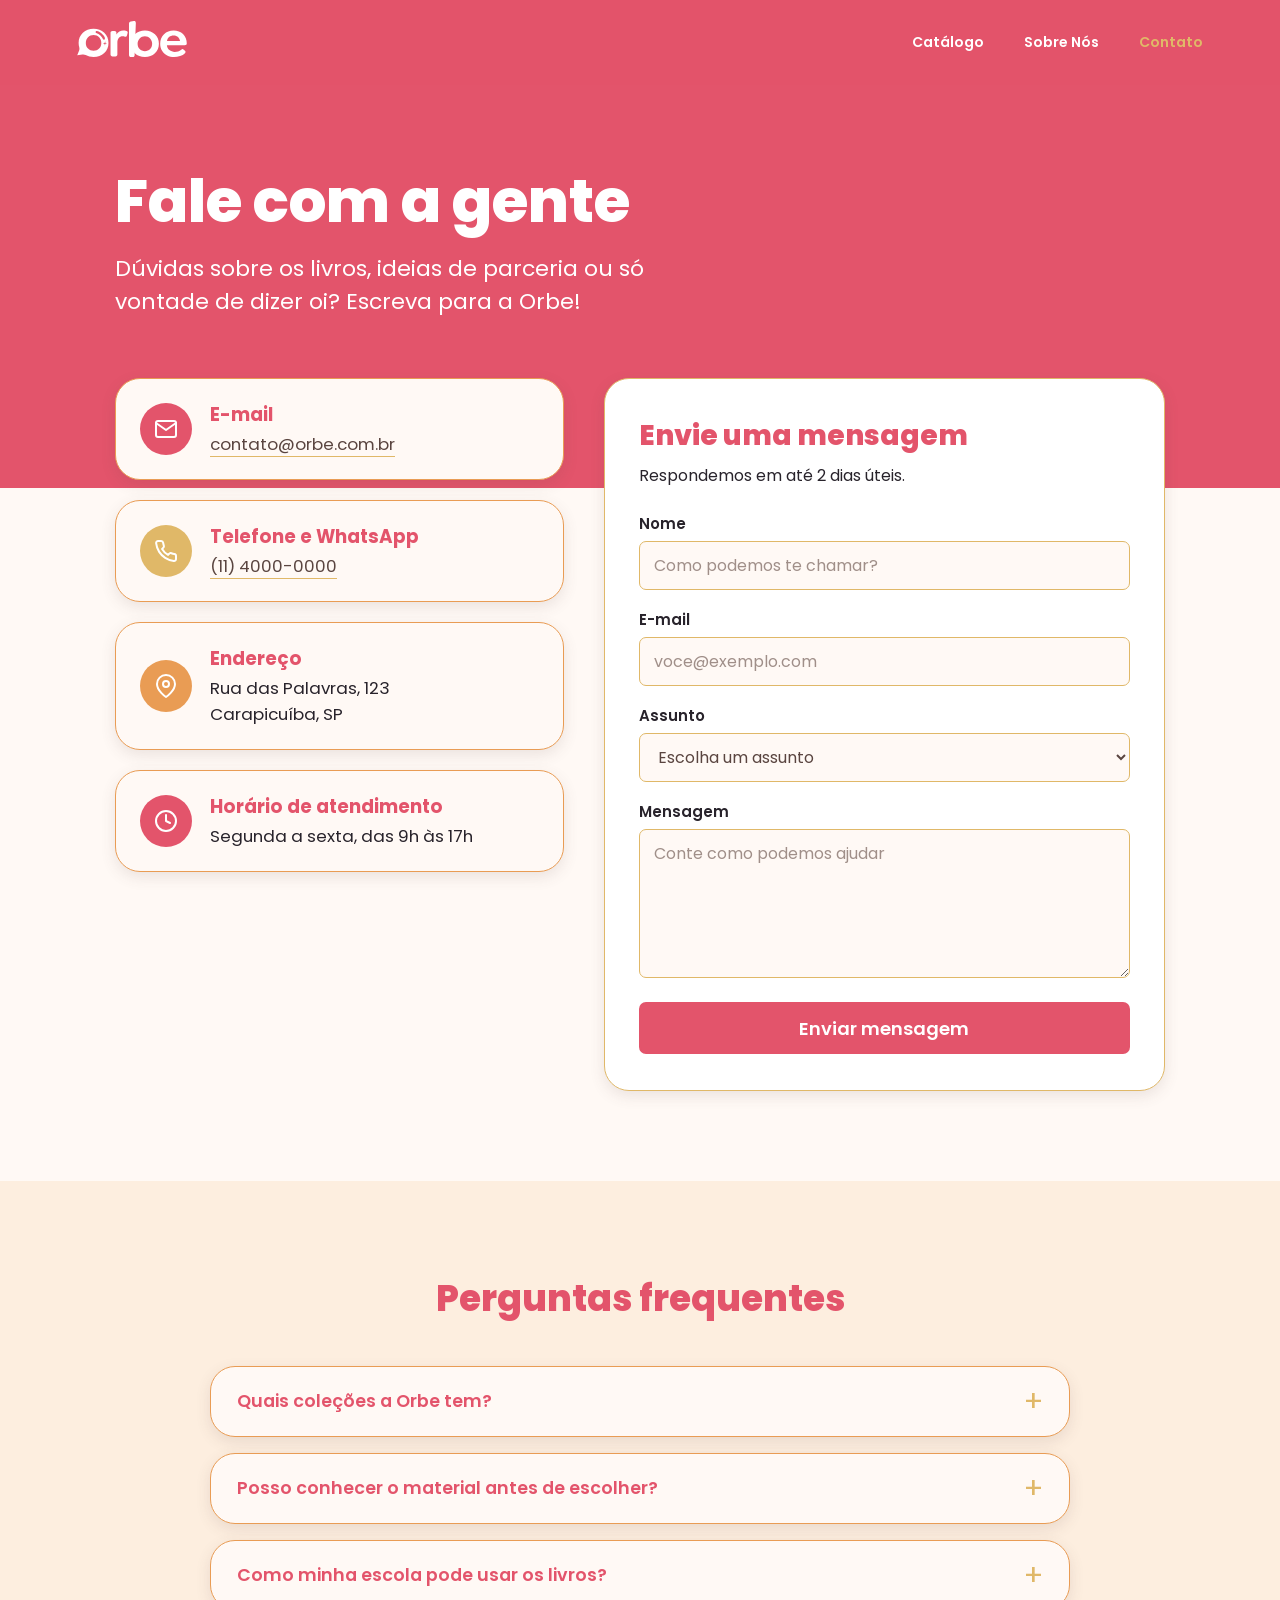
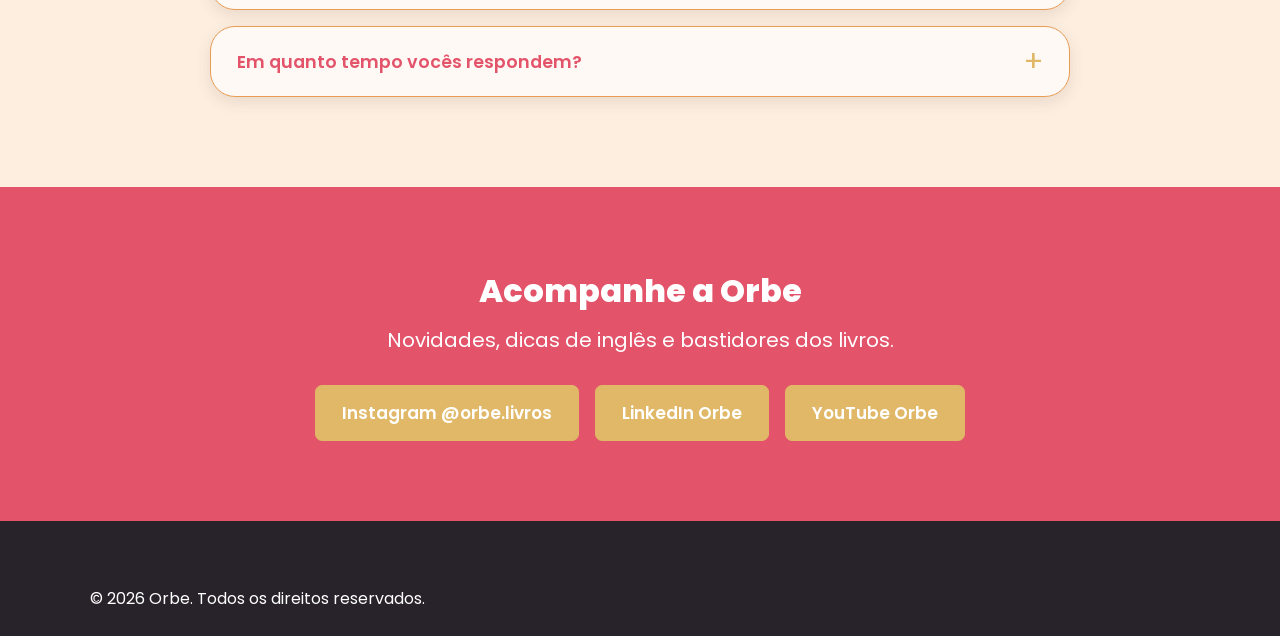
<file: Contato.html>
<!doctype html>
<html lang="pt-BR">
<head>
    <meta charset="utf-8">
    <meta name="viewport" content="width=device-width, initial-scale=1">
    <title>Contato | Orbe</title>
    <link rel="stylesheet" href="style.css">
    <link rel="stylesheet" href="Contato.css">
</head>
<body>
    <nav class="navbar">
        <div class="container-fluid">
            <a href="./index.html">
                <img class="navbar-brand" src="./Assets/White.svg" alt="Orbe, ir para a página inicial">
            </a>

            <div class="tentando-colocar-na-direita">
                <div class="navbar-nav">
                    <a class="nav-link" href="./Catalogo.html"><p class="nav-link-text">Catálogo</p></a>
                    <a class="nav-link" href="./Sobre.html"><p class="nav-link-text">Sobre Nós</p></a>
                    <a class="nav-link nav-link-active" href="./Contato.html" aria-current="page"><p class="nav-link-text">Contato</p></a>
                </div>
            </div>
        </div>
    </nav>

    <section class="ct-hero">
        <div class="ct-hero-text">
            <h1 class="ct-hero-title">Fale com a gente</h1>
            <p class="ct-hero-subtitle">
                Dúvidas sobre os livros, ideias de parceria ou só vontade de dizer oi? Escreva para a Orbe!
            </p>
        </div>
    </section>

    <section class="ct-main">
        <div class="ct-info">
            <article class="ct-info-card">
                <span class="ct-icon ct-icon-pink" aria-hidden="true">
                    <svg viewBox="0 0 24 24" fill="none" stroke="currentColor" stroke-width="2" stroke-linecap="round" stroke-linejoin="round"><path d="M4 4h16c1.1 0 2 .9 2 2v12c0 1.1-.9 2-2 2H4c-1.1 0-2-.9-2-2V6c0-1.1.9-2 2-2z"/><polyline points="22,6 12,13 2,6"/></svg>
                </span>
                <div>
                    <h3>E-mail</h3>
                    <p><a href="mailto:contato@orbe.com.br">contato@orbe.com.br</a></p>
                </div>
            </article>

            <article class="ct-info-card">
                <span class="ct-icon ct-icon-gold" aria-hidden="true">
                    <svg viewBox="0 0 24 24" fill="none" stroke="currentColor" stroke-width="2" stroke-linecap="round" stroke-linejoin="round"><path d="M22 16.92v3a2 2 0 0 1-2.18 2 19.79 19.79 0 0 1-8.63-3.07 19.5 19.5 0 0 1-6-6 19.79 19.79 0 0 1-3.07-8.67A2 2 0 0 1 4.11 2h3a2 2 0 0 1 2 1.72 12.84 12.84 0 0 0 .7 2.81 2 2 0 0 1-.45 2.11L8.09 9.91a16 16 0 0 0 6 6l1.27-1.27a2 2 0 0 1 2.11-.45 12.84 12.84 0 0 0 2.81.7A2 2 0 0 1 22 16.92z"/></svg>
                </span>
                <div>
                    <h3>Telefone e WhatsApp</h3>
                    <p><a href="tel:+551140000000">(11) 4000-0000</a></p>
                </div>
            </article>

            <article class="ct-info-card">
                <span class="ct-icon ct-icon-orange" aria-hidden="true">
                    <svg viewBox="0 0 24 24" fill="none" stroke="currentColor" stroke-width="2" stroke-linecap="round" stroke-linejoin="round"><path d="M21 10c0 7-9 13-9 13s-9-6-9-13a9 9 0 0 1 18 0z"/><circle cx="12" cy="10" r="3"/></svg>
                </span>
                <div>
                    <h3>Endereço</h3>
                    <p>Rua das Palavras, 123<br>Carapicuíba, SP</p>
                </div>
            </article>

            <article class="ct-info-card">
                <span class="ct-icon ct-icon-pink" aria-hidden="true">
                    <svg viewBox="0 0 24 24" fill="none" stroke="currentColor" stroke-width="2" stroke-linecap="round" stroke-linejoin="round"><circle cx="12" cy="12" r="10"/><polyline points="12 6 12 12 16 14"/></svg>
                </span>
                <div>
                    <h3>Horário de atendimento</h3>
                    <p>Segunda a sexta, das 9h às 17h</p>
                </div>
            </article>
        </div>

        <div class="ct-form-card">
            <h2 class="ct-form-title">Envie uma mensagem</h2>
            <p class="ct-form-subtitle">Respondemos em até 2 dias úteis.</p>

            <form class="ct-form" id="contato-form">
                <div class="ct-field">
                    <label for="ct-nome">Nome</label>
                    <input type="text" id="ct-nome" name="nome" placeholder="Como podemos te chamar?" required maxlength="80" autocomplete="name">
                </div>

                <div class="ct-field">
                    <label for="ct-email">E-mail</label>
                    <input type="email" id="ct-email" name="email" placeholder="voce@exemplo.com" required maxlength="120" autocomplete="email">
                </div>

                <div class="ct-field">
                    <label for="ct-assunto">Assunto</label>
                    <select id="ct-assunto" name="assunto" required>
                        <option value="" disabled selected>Escolha um assunto</option>
                        <option>Dúvidas sobre os livros</option>
                        <option>Materiais para escolas</option>
                        <option>Parcerias e instituições</option>
                        <option>Outro assunto</option>
                    </select>
                </div>

                <div class="ct-field">
                    <label for="ct-mensagem">Mensagem</label>
                    <textarea id="ct-mensagem" name="mensagem" rows="5" placeholder="Conte como podemos ajudar" required maxlength="1000"></textarea>
                </div>

                <button type="submit" class="ct-submit">Enviar mensagem</button>
            </form>

            <div class="ct-success" id="contato-sucesso" tabindex="-1" role="status" hidden>
                <span class="ct-success-orb" aria-hidden="true">✓</span>
                <h3>Mensagem enviada!</h3>
                <p>Obrigado pelo contato. Responderemos em breve no e-mail que você informou.</p>
                <button type="button" class="ct-submit ct-submit-light" id="contato-novo">Enviar outra mensagem</button>
            </div>
        </div>
    </section>

    <section class="ct-faq">
        <h2 class="ct-title">Perguntas frequentes</h2>

        <div class="ct-faq-list">
            <details class="ct-faq-item">
                <summary>Quais coleções a Orbe tem?</summary>
                <p>No catálogo você encontra as coleções Rise Up, Explorer e Express, cada uma com seus materiais.</p>
            </details>

            <details class="ct-faq-item">
                <summary>Posso conhecer o material antes de escolher?</summary>
                <p>Pode sim! Na página inicial há as primeiras páginas do livro Rise Up! para você folhear online.</p>
            </details>

            <details class="ct-faq-item">
                <summary>Como minha escola pode usar os livros?</summary>
                <p>Escolha o assunto "Materiais para escolas" no formulário acima e conte um pouco sobre a sua turma. Nós retornamos com as opções.</p>
            </details>

            <details class="ct-faq-item">
                <summary>Em quanto tempo vocês respondem?</summary>
                <p>Em até 2 dias úteis, de segunda a sexta.</p>
            </details>
        </div>
    </section>

    <section class="ct-social">
        <h2 class="ct-social-title">Acompanhe a Orbe</h2>
        <p class="ct-social-text">Novidades, dicas de inglês e bastidores dos livros.</p>

        <div class="ct-social-row">
            <a class="ct-pill" href="#">Instagram @orbe.livros</a>
            <a class="ct-pill" href="#">LinkedIn Orbe</a>
            <a class="ct-pill" href="#">YouTube Orbe</a>
        </div>
    </section>

    <footer class="footer"><a>© 2026 Orbe. Todos os direitos reservados.</a></footer>

    <script src="./js/contato.js"></script>
</body>
</html>
</file>
<file: style.css>
@import url('https://fonts.googleapis.com/css2?family=DM+Sans:wght@400;500;600;700&family=Poppins:ital,wght@0,400;0,500;0,600;0,700;0,800;0,900;1,600;1,700;1,800&display=swap');

/* ========================================
   VARIÁVEIS E CONFIGURAÇÕES GERAIS
======================================== */

:root {
    --pink: #e3546b;
    --gold: #e0b868;
    --cream: #fff9f5;
    --ink: #28232b;
    --muted: #777078;
}

* {
    box-sizing: border-box;
}

html {
    scroll-behavior: smooth;
    scroll-padding-top: 95px;
}

body {
    margin: 0;
    background: var(--cream);
    color: var(--ink);
    font-family: Poppins, sans-serif;
}

a {
    color: inherit;
    text-decoration: none;
}

button {
    font: inherit;
}

img {
    max-width: 100%;
}

.wrap {
    width: min(1200px, 88%);
    margin-inline: auto;
}

/* ========================================
   HEADER E NAVEGAÇÃO
======================================== */

.container-fluid {
    height: 85px;
    position: fixed;
    inset: 0 0 auto;
    z-index: 1000;
    background: rgba(227, 84, 107, 0.96);
    backdrop-filter: blur(12px);
    display: flex;
    justify-content: space-between;
    align-items: center;
    padding: 0 6%;
}

.navbar-brand {
    width: 110px;
    height: 75px;
    object-fit: contain;
}

.navbar-nav {
    display: flex;
    gap: 40px;
}

.nav-link {
    font-size: 14px;
    font-weight: 600;
    color: white;
    transition: color 0.2s;
}

.nav-link:hover {
    color: var(--gold);
}

.menu-toggle {
    display: none;
}

/* ========================================
   HERO PRINCIPAL
======================================== */

.hero {
    margin-top: 85px;
    min-height: 680px;
    display: grid;
    grid-template-columns: 54% 46%;
    position: relative;
    background: var(--pink);
    color: white;
    overflow: hidden;
}

.hero-copy {
    padding: clamp(70px, 9vw, 145px) 5vw 115px 9%;
    z-index: 2;
}

.eyebrow {
    display: inline-block;
    color: var(--pink);
    font-size: 11px;
    font-weight: 800;
    letter-spacing: 0.18em;
    text-transform: uppercase;
}

.eyebrow.light {
    color: #fff2e7;
}

.star {
    color: var(--gold);
    font-size: 20px;
}

.hero h1 {
    font-size: clamp(65px, 7.6vw, 138px);
    letter-spacing: -0.075em;
    line-height: 0.96;
    margin: 35px 0 30px;
    font-weight: 800;
}

.hero h1 em {
    font-style: italic;
    color: var(--gold);
}

.hero-copy > p {
    font-size: clamp(15px, 1.35vw, 19px);
    line-height: 1.7;
    max-width: 520px;
}

.hero-actions {
    display: flex;
    align-items: center;
    gap: 26px;
    margin-top: 35px;
    flex-wrap: wrap;
}

/* ========================================
   BOTÕES
======================================== */

.btn {
    display: inline-flex;
    align-items: center;
    justify-content: center;
    gap: 22px;
    border-radius: 6px;
    padding: 17px 24px;
    font-weight: 700;
    font-size: 13px;
    transition: transform 0.2s, background 0.2s;
}

.btn:hover {
    transform: translateY(-3px);
}

.btn-cream {
    background: var(--cream);
    color: var(--pink);
}

.btn-pink {
    background: var(--pink);
    color: white;
}

.hero-link {
    font-size: 13px;
    font-weight: 600;
}

/* ========================================
   ARTE DO HERO
======================================== */

.hero-art {
    background: #e0b868;
    position: relative;
    display: flex;
    align-items: center;
    justify-content: center;
    min-height: 600px;
    isolation: isolate;
}

.hero-art::before {
    content: 'ORBE';
    position: absolute;
    font-size: clamp(150px, 24vw, 400px);
    font-weight: 900;
    letter-spacing: -0.1em;
    color: rgba(255, 255, 255, 0.12);
    transform: rotate(-90deg);
}

.hero-book {
    width: 88%;
    max-height: 550px;
    object-fit: contain;
    filter: drop-shadow(20px 30px 20px rgba(70, 40, 35, 0.18));
    transform: rotate(-7deg);
    z-index: 2;
    transition: transform 0.5s;
}

.hero-art:hover .hero-book {
    transform: rotate(-3deg) scale(1.035);
}

.orbit {
    position: absolute;
    width: 70%;
    aspect-ratio: 1;
    border: 2px solid rgba(255, 255, 255, 0.45);
    border-radius: 50%;
    transform: rotate(-30deg) scaleX(1.4);
}

.orbit-two {
    transform: rotate(38deg) scaleX(1.4);
}

.floating-note {
    position: absolute;
    top: 12%;
    right: 8%;
    font-weight: 800;
    line-height: 1.1;
    font-size: 12px;
    z-index: 3;
    color: #5b3240;
}

.art-tag {
    position: absolute;
    bottom: 12%;
    right: 7%;
    font-size: 10px;
    font-weight: 700;
    letter-spacing: 0.13em;
    color: #5b3240;
}

.hero-bottom {
    position: absolute;
    bottom: 0;
    left: 0;
    width: 54%;
    padding: 22px 9%;
    display: flex;
    justify-content: space-between;
    gap: 20px;
    font-size: 9px;
    font-weight: 700;
    letter-spacing: 0.12em;
    border-top: 1px solid rgba(255, 255, 255, 0.25);
}

/* ========================================
   TICKER ANIMADO
======================================== */

.ticker {
    overflow: hidden;
    background: var(--ink);
    color: white;
    padding: 18px 0;
}

.ticker-track {
    width: max-content;
    white-space: nowrap;
    font-size: 15px;
    font-weight: 800;
    letter-spacing: 0.15em;
    animation: marquee 28s linear infinite;
}

.ticker b {
    color: var(--gold);
    padding: 0 35px;
}

@keyframes marquee {
    to {
        transform: translateX(-50%);
    }
}

/* ========================================
   MANIFESTO ORBE
======================================== */

.manifesto {
    display: grid;
    grid-template-columns: 30% 70%;
    gap: 30px;
    padding: 140px 0;
}

.manifesto-symbol {
    display: block;
    color: var(--gold);
    font-size: 110px;
    margin-top: 60px;
}

.manifesto h2 {
    font-size: clamp(38px, 5.5vw, 77px);
    line-height: 1.12;
    letter-spacing: -0.055em;
    margin: 0 0 25px;
}

.manifesto h2 span {
    color: var(--pink);
}

.manifesto p {
    max-width: 630px;
    color: var(--muted);
    font-size: 16px;
    line-height: 1.9;
}

.text-link {
    display: inline-flex;
    gap: 25px;
    align-items: center;
    margin-top: 20px;
    border-bottom: 1px solid currentColor;
    padding-bottom: 8px;
    font-size: 13px;
    font-weight: 700;
}

.text-link:hover {
    color: var(--pink);
}

/* ========================================
   COLEÇÕES
======================================== */

.collections {
    background: #f5f0eb;
    padding: 110px 0 130px;
}

.section-heading {
    display: flex;
    align-items: end;
    justify-content: space-between;
    gap: 25px;
    margin-bottom: 45px;
}

.section-heading h2,
.method h2,
.preview h2,
.partners h2 {
    font-size: clamp(42px, 5vw, 72px);
    line-height: 1.08;
    letter-spacing: -0.06em;
    margin: 20px 0;
}

.section-heading i,
.method i,
.preview i,
.partners i {
    color: var(--pink);
}

.collection-grid {
    display: grid;
    grid-template-columns: 1fr 1fr;
    gap: 25px;
}

.collection-card {
    min-width: 0;
    overflow: hidden;
    border-radius: 12px;
    background: white;
    transition: transform 0.3s, box-shadow 0.3s;
}

.collection-card:hover {
    transform: translateY(-7px);
    box-shadow: 0 18px 30px #32202818;
}

.card-meta {
    display: flex;
    justify-content: space-between;
    padding: 20px 25px;
    font-size: 10px;
    font-weight: 800;
    letter-spacing: 0.12em;
}

.rise .card-meta {
    background: #f8cbd4;
    color: #8c2941;
}

.express .card-meta {
    background: #e5d4f1;
    color: #623c7c;
}

/* ========================================
   VISUAL DOS CARDS
======================================== */

.collection-visual {
    height: 350px;
    background: #f8cbd4;
    display: flex;
    align-items: center;
    justify-content: center;
    overflow: hidden;
}

.collection-visual img {
    width: 78%;
    height: 90%;
    object-fit: contain;
    filter: drop-shadow(15px 18px 10px #692a4026);
    transition: transform 0.3s;
}

.collection-card:hover .collection-visual img {
    transform: scale(1.06) rotate(-2deg);
}

.express-visual {
    background: #e5d4f1;
    position: relative;
}

.express-word {
    font-size: clamp(52px, 6vw, 105px);
    font-weight: 900;
    letter-spacing: -0.09em;
    color: #7b579b;
    transform: rotate(-10deg);
}

.express-word span {
    color: var(--pink);
}

.mini-orbit {
    position: absolute;
    right: 12%;
    top: 15%;
    font-size: 90px;
    color: #fff;
}

.card-footer {
    display: flex;
    justify-content: space-between;
    align-items: center;
    padding: 28px;
}

.card-footer h3 {
    font-size: 27px;
    letter-spacing: -0.04em;
    margin: 0 0 5px;
}

.card-footer p {
    font-size: 13px;
    color: var(--muted);
    margin: 0;
}

.card-arrow {
    font-size: 30px;
    color: var(--pink);
}

/* ========================================
   SEÇÃO DE DESTAQUE
======================================== */

.feature {
    display: grid;
    grid-template-columns: 1fr 1fr;
    min-height: 570px;
}

.feature-image {
    overflow: hidden;
}

.feature-image img {
    width: 100%;
    height: 100%;
    object-fit: cover;
    display: block;
}

.feature-copy {
    background: var(--pink);
    color: white;
    padding: 90px clamp(35px, 7vw, 110px);
    display: flex;
    flex-direction: column;
    align-items: start;
    justify-content: center;
}

.feature h2 {
    font-size: clamp(42px, 4.5vw, 70px);
    line-height: 1.08;
    letter-spacing: -0.06em;
    margin: 25px 0;
}

.feature h2 em {
    color: var(--gold);
}

.feature p {
    font-size: 15px;
    line-height: 1.9;
    max-width: 500px;
    margin-bottom: 28px;
}

/* ========================================
   METODOLOGIA
======================================== */

.method {
    display: grid;
    grid-template-columns: 45% 55%;
    gap: 7%;
    padding: 135px 0;
}

.method-intro p {
    color: var(--muted);
    line-height: 1.8;
    max-width: 390px;
}

.method-list {
    padding-right: 8%;
}

.method-item {
    display: grid;
    grid-template-columns: 45px 1fr 25px;
    gap: 15px;
    align-items: start;
    padding: 32px 0;
    border-bottom: 1px solid #ded7d3;
}

.method-item:first-child {
    border-top: 1px solid #ded7d3;
}

.method-item > span {
    font-size: 12px;
    color: var(--pink);
    font-weight: 800;
}

.method-item h3 {
    font-size: 25px;
    margin: 0 0 10px;
}

.method-item p {
    font-size: 13px;
    color: var(--muted);
    line-height: 1.8;
    margin: 0;
}

.method-item b {
    color: var(--pink);
}

/* ========================================
   PRÉVIA DO MATERIAL
======================================== */

.preview {
    background: #f5f0eb;
    padding: 110px 0;
}

.preview-head {
    display: flex;
    align-items: end;
    justify-content: space-between;
    gap: 30px;
    margin-bottom: 35px;
}

.preview-head p {
    color: var(--muted);
}

.preview iframe {
    width: 100%;
    height: 590px;
    border: 1px solid #ded6d2;
    border-radius: 10px;
    background: white;
}

/* ========================================
   PARCEIROS INSTITUCIONAIS
======================================== */

.partners {
    text-align: center;
    padding: 120px 0;
}

.partner-logos {
    display: flex;
    justify-content: center;
    align-items: center;
    gap: clamp(35px, 8vw, 110px);
    margin-top: 55px;
    flex-wrap: wrap;
}

.partner-logos img {
    max-width: 190px;
    max-height: 105px;
    object-fit: contain;
    filter: grayscale(1);
    opacity: 0.75;
    transition: filter 0.2s, opacity 0.2s;
}

.partner-logos img:hover {
    filter: none;
    opacity: 1;
}

/* ========================================
   ENCERRAMENTO
======================================== */

.closing {
    background: var(--gold);
    text-align: center;
    padding: 110px 20px;
}

.closing .eyebrow {
    color: #6a4450;
}

.closing h2 {
    font-size: clamp(85px, 12vw, 190px);
    line-height: 0.9;
    letter-spacing: -0.09em;
    color: var(--pink);
    margin: 30px 0 50px;
}

.closing h2 em {
    color: white;
}

/* ========================================
   FOOTER
======================================== */

footer {
    background: var(--ink);
    color: white;
    padding: 65px 7% 25px;
}

.footer-main {
    display: flex;
    align-items: center;
    justify-content: space-between;
    gap: 30px;
    padding-bottom: 60px;
}

.footer-main img {
    width: 150px;
}

.footer-main div {
    display: flex;
    gap: 35px;
    font-size: 13px;
}

.footer-main a:hover {
    color: var(--gold);
}

.footer-bottom {
    display: flex;
    justify-content: space-between;
    gap: 20px;
    border-top: 1px solid #ffffff30;
    padding-top: 22px;
    font-size: 10px;
    color: #ffffff9c;
    letter-spacing: 0.06em;
}

/* ========================================
   ANIMAÇÕES DE ENTRADA
======================================== */

.reveal {
    opacity: 0;
    transform: translateY(25px);
    transition: opacity 0.65s, transform 0.65s;
}

.reveal.visible {
    opacity: 1;
    transform: none;
}

/* ========================================
   RESPONSIVIDADE - TABLETS
======================================== */

@media (max-width: 900px) {

    .hero {
        grid-template-columns: 1fr;
    }

    .hero-copy {
        padding: 75px 7% 80px;
    }

    .hero-art {
        min-height: 460px;
    }

    .hero-book {
        max-height: 420px;
    }

    .hero-bottom {
        display: none;
    }

    .manifesto {
        grid-template-columns: 1fr;
        padding: 90px 0;
        gap: 20px;
    }

    .manifesto-symbol {
        display: none;
    }

    .method {
        grid-template-columns: 1fr;
        gap: 45px;
        padding: 90px 0;
    }

    .method-list {
        padding: 0;
    }

    .feature-copy {
        padding: 65px 7%;
    }

    .collection-visual {
        height: 290px;
    }
}

/* ========================================
   RESPONSIVIDADE - CELULARES
======================================== */

@media (max-width: 680px) {

    /* HEADER */

    .container-fluid {
        height: 75px;
        padding: 0 5%;
    }

    .navbar-brand {
        width: 100px;
        height: 65px;
    }

    .menu-toggle {
        display: flex;
        flex-direction: column;
        gap: 5px;
        justify-content: center;
        align-items: center;
        width: 42px;
        height: 42px;
        border: 0;
        background: none;
        cursor: pointer;
    }

    .menu-toggle span {
        width: 24px;
        height: 2px;
        background: white;
        border-radius: 2px;
    }

    .tentando-colocar-na-direita {
        display: none;
        position: absolute;
        top: 75px;
        left: 0;
        right: 0;
        background: var(--pink);
        padding: 10px 6% 25px;
    }

    .tentando-colocar-na-direita.is-open {
        display: block;
    }

    .navbar-nav {
        flex-direction: column;
        gap: 0;
    }

    .nav-link {
        padding: 13px 0;
    }

    /* HERO */

    .hero {
        margin-top: 75px;
        min-height: 0;
    }

    .hero-copy {
        padding: 70px 7% 75px;
    }

    .hero h1 {
        font-size: clamp(56px, 13vw, 92px);
    }

    .hero-art {
        min-height: 350px;
    }

    .hero-book {
        max-height: 300px;
    }

    .hero-actions {
        gap: 20px;
    }

    /* TICKER */

    .ticker {
        padding: 14px 0;
    }

    .ticker-track {
        font-size: 12px;
    }

    /* MANIFESTO */

    .manifesto h2 {
        font-size: clamp(37px, 10vw, 58px);
    }

    /* COLEÇÕES */

    .collections {
        padding: 75px 0;
    }

    .section-heading {
        align-items: start;
        flex-direction: column;
    }

    .collection-grid {
        grid-template-columns: 1fr;
    }

    .collection-visual {
        height: 320px;
    }

    /* DESTAQUE */

    .feature {
        grid-template-columns: 1fr;
    }

    .feature-image {
        height: 310px;
    }

    .feature-copy {
        padding: 70px 7%;
    }

    /* PRÉVIA */

    .preview {
        padding: 75px 0;
    }

    .preview-head {
        align-items: start;
        flex-direction: column;
    }

    .preview iframe {
        height: 430px;
    }

    /* PARCEIROS */

    .partners {
        padding: 85px 0;
    }

    .partner-logos img {
        max-width: 115px;
        max-height: 75px;
    }

    /* ENCERRAMENTO */

    .closing {
        padding: 90px 15px;
    }

    /* FOOTER */

    .footer-main,
    .footer-bottom {
        flex-direction: column;
        align-items: start;
    }

    .footer-main div {
        flex-wrap: wrap;
        gap: 20px;
    }
}

/* ========================================
   ACESSIBILIDADE - MOVIMENTO REDUZIDO
======================================== */

@media (prefers-reduced-motion: reduce) {

    *,
    *::before,
    *::after {
        scroll-behavior: auto !important;
        animation: none !important;
        transition: none !important;
    }

    .reveal {
        opacity: 1;
        transform: none;
    }
}
</file>
<file: Catalogo.css>
@import url('https://fonts.googleapis.com/css2?family=Inter:wght@400;500;600;700&family=Poppins:wght@400;500;600;700;800&display=swap');

/* ==========================================
   ORBE - CATÁLOGO
   DESIGN EQUILIBRADO
========================================== */

:root {
    --rosa: #e3546b;
    --dourado: #e0b868;
    --texto: #28232b;
    --cinza: #777078;
    --fundo: #fffdfb;
}

* {
    margin: 0;
    padding: 0;
    box-sizing: border-box;
}

html {
    scroll-behavior: smooth;
    scroll-padding-top: 110px;
}

body {
    background: var(--fundo);
    color: var(--texto);
    font-family: 'Poppins', sans-serif;
}

button {
    font: inherit;
}

a {
    text-decoration: none;
}

/* ==========================================
   HEADER ORIGINAL
========================================== */


/* ==========================================
   HEADER ORBE - IGUAL AO DA HOME
========================================== */

.container-fluid {
    height: 12%;
    min-height: 85px;
    width: 100%;

    background-color: rgba(227, 84, 107, 0.82);

    padding: 0 9vw;

    position: fixed;
    top: 0;
    left: 0;
    z-index: 1000;

    display: flex;
    align-items: center;
    justify-content: space-between;
}

.navbar-brand {
    height: 75px;
    width: 110px;
    margin: 0;
    object-fit: contain;
}

.tentando-colocar-na-direita {
    display: flex;
    align-items: center;
    justify-content: flex-end;
}

.navbar-nav {
    display: flex;
    align-items: center;
    justify-content: flex-end;
    gap: 45px;
    white-space: nowrap;
}

.nav-link {
    color: white;
    text-decoration: none;
}

.nav-link-text {
    color: white;
    text-decoration: none;
    font-family: 'Poppins', sans-serif;
    font-weight: 600;
    margin: 0;
    transition: 0.25s ease;
}

.nav-link-text:hover {
    color: #E0B868;
    transform: translateY(-1px);
}

/* Espaço para a navbar fixa */
.catalogo {
    padding-top: 100px;
}

/* ==========================================
   HEADER RESPONSIVO
========================================== */

.menu-toggle {
    display: none;
}

@media (max-width: 768px) {

    .container-fluid {
        min-height: 75px;
        height: 75px;
        padding: 0 5%;
    }

    .navbar-brand {
        width: 100px;
        height: 65px;
    }

    .menu-toggle {
        width: 40px;
        height: 40px;

        display: flex;
        flex-direction: column;
        align-items: center;
        justify-content: center;
        gap: 5px;

        border: 0;
        background: transparent;
        cursor: pointer;
    }

    .menu-toggle span {
        width: 24px;
        height: 2px;
        background: white;
        border-radius: 3px;
    }

    .tentando-colocar-na-direita {
        position: absolute;
        top: 75px;
        left: 0;
        width: 100%;

        display: none;
        background-color: rgba(227, 84, 107, 0.98);
        padding: 15px 5% 25px;
    }

    .tentando-colocar-na-direita.is-open {
        display: flex;
    }

    .navbar-nav {
        width: 100%;
        flex-direction: column;
        align-items: flex-start;
        gap: 0;
    }

    .nav-link {
        width: 100%;
        padding: 12px 0;
    }

    .catalogo {
        padding-top: 85px;
    }
}


/* ==========================================
   CONTEÚDO GERAL
========================================== */

.catalogo {
    width: min(1200px, 90%);
    margin: 0 auto;
    padding: 0 0 100px;
}

/* ==========================================
   INTRODUÇÃO SIMPLES
========================================== */

.catalogo-intro {
    padding: 85px 0 65px;
    text-align: center;
}

.intro-etiqueta {
    display: inline-block;
    color: var(--rosa);
    font-size: 11px;
    font-weight: 700;
    letter-spacing: 2px;
}

.catalogo-intro h1 {
    max-width: 750px;
    margin: 16px auto 0;
    font-size: clamp(31px, 4vw, 49px);
    font-weight: 700;
    line-height: 1.25;
    letter-spacing: -1.3px;
}

.catalogo-intro h1 span {
    color: var(--rosa);
}

.catalogo-intro p {
    max-width: 570px;
    margin: 18px auto 0;
    color: var(--cinza);
    font-size: 14px;
    line-height: 1.8;
}

/* ==========================================
   SEÇÕES
========================================== */

.catalogo-secao {
    margin-bottom: 90px;
}

.catalogo-secao:last-child {
    margin-bottom: 0;
}

.secao-cabecalho {
    display: flex;
    align-items: flex-end;
    justify-content: space-between;
    gap: 20px;
    margin-bottom: 30px;
}

.secao-numero {
    color: var(--rosa);
    font-size: 10px;
    font-weight: 700;
    letter-spacing: 1.5px;
}

.secao-cabecalho h2 {
    margin-top: 30px;
    color: var(--texto);
    font-size: clamp(25px, 3vw, 34px);
    font-weight: 700;
    letter-spacing: -.7px;
}

.secao-cabecalho p {
    margin-top: 7px;
    color: var(--cinza);
    font-size: 13px;
}

.secao-contador {
    padding-bottom: 5px;
    color: #a39ba0;
    font-size: 12px;
    white-space: nowrap;
}

/* ==========================================
   GRID DOS CARDS
========================================== */

.cards-grid {
    display: grid;
    grid-template-columns: repeat(3, minmax(0, 1fr));
    gap: 25px;
    align-items: stretch;
}

/* ==========================================
   CORES DAS COLEÇÕES
========================================== */

.card-rise {
    --cor: #e3546b;
    --clara: #f5cbd3;
    --suave: #fff0f2;
}

.card-explorer {
    --cor: #29abe2;
    --clara: #b9e6f7;
    --suave: #effaff;
}

.card-express {
    --cor: #7b579b;
    --clara: #dcc9ed;
    --suave: #f6f0fa;
}

.card-speak {
    --cor: #dd7a2c;
    --clara: #f4d4b6;
    --suave: #fff5eb;
}

.card-connect {
    --cor: #1f9d93;
    --clara: #bce6df;
    --suave: #effaf8;
}

.card-debate {
    --cor: #4f9d45;
    --clara: #cce6c6;
    --suave: #f1f9ef;
}

/* ==========================================
   CARD - ESTRUTURA DO REDESIGN
========================================== */

.card-colecao {
    min-width: 0;
    min-height: 465px;

    display: flex;
    flex-direction: column;
    overflow: hidden;

    background: #ffffff;
    border: 1px solid #eee8e7;
    border-radius: 18px;

    box-shadow: 0 6px 20px rgba(60, 35, 50, .055);

    transition:
        transform .3s ease,
        box-shadow .3s ease;
}

.card-colecao:hover {
    transform: translateY(-5px);
    box-shadow: 0 14px 28px rgba(60, 35, 50, .11);
}

/* ==========================================
   PARTE SUPERIOR COLORIDA
========================================== */

.card-topo {
    position: relative;
    height: 185px;
    flex-shrink: 0;

    display: flex;
    align-items: center;
    justify-content: center;

    background: var(--suave);
    border-bottom: 1px solid var(--clara);
}

.card-indice {
    position: absolute;
    top: 19px;
    left: 22px;

    color: var(--cor);
    font-size: 12px;
    font-weight: 700;
}

.card-nivel {
    position: absolute;
    top: 16px;
    right: 20px;

    padding: 7px 13px;
    border-radius: 9px;

    background: #ffffff;
    color: var(--cor);

    font-size: 12px;
    font-weight: 700;
}

/* ==========================================
   CÍRCULOS ORIGINAIS
========================================== */

.card-circulo {
    width: 105px;
    height: 105px;

    display: flex;
    align-items: center;
    justify-content: center;

    border-radius: 50%;
    background: var(--clara);

    transition: transform .3s ease;
}

.card-colecao:hover .card-circulo {
    transform: scale(1.05);
}

.card-simbolo {
    color: var(--cor);
    font-size: 50px;
    line-height: 1;
}

.card-circulo img {
    width: 72px;
    height: 72px;
    object-fit: contain;
}

.card-circulo svg {
    width: 47px;
    height: 47px;
    color: var(--cor);
}

/* ==========================================
   CONTEÚDO DOS CARDS
========================================== */

.card-corpo {
    flex: 1;
    display: flex;
    flex-direction: column;
    padding: 25px 25px 24px;
}

.card-corpo h3 {
    color: var(--cor);
    font-size: 26px;
    font-weight: 700;
    letter-spacing: -.5px;
}

.card-corpo > p {
    margin-top: 11px;
    color: #625d63;
    font-size: 12px;
    font-weight: 500;
    line-height: 1.8;
}

/* ==========================================
   RODAPÉ DOS CARDS
========================================== */

.card-rodape {
    margin-top: auto;
    padding-top: 25px;

    display: flex;
    flex-direction: column;
    align-items: stretch;
    gap: 14px;
}

.card-disponibilidade {
    color: #928a90;
    font-size: 11px;
    font-weight: 600;
}

/* ==========================================
   BOTÃO SIMPLES
========================================== */

.card-botao {
    width: 100%;
    min-height: 44px;
    padding: 11px 16px;

    display: flex;
    align-items: center;
    justify-content: space-between;

    border: 1px solid var(--cor);
    border-radius: 9px;

    background: var(--cor);
    color: #ffffff;

    font-size: 13px;
    font-weight: 600;
    cursor: pointer;

    transition:
        background .25s,
        color .25s;
}

.card-botao span {
    font-size: 19px;
    line-height: 1;
}

.card-botao:hover {
    background: #ffffff;
    color: var(--cor);
}

/* ==========================================
   MODAIS
========================================== */

.modal-livro {
    position: fixed;
    width: min(980px, 92vw);
    max-height: 90vh;
    margin: auto;
    padding: 0;

    overflow: auto;
    border: 2px solid var(--cor);
    border-radius: 15px;

    background: #ffffff;
    color: var(--texto);

    box-shadow: 0 18px 55px rgba(0, 0, 0, .2);
}

.modal-livro::backdrop {
    background: rgba(25, 20, 30, .45);
    backdrop-filter: blur(3px);
}

.modal-fechar {
    position: absolute;
    top: 13px;
    right: 15px;
    z-index: 10;

    width: 40px;
    height: 40px;

    border: 0;
    background: transparent;
    color: #555555;

    font-family: Arial, sans-serif;
    font-size: 32px;
    cursor: pointer;
}

.modal-fechar:hover {
    color: var(--cor);
}

.modal-corpo {
    min-height: 510px;
    display: grid;
    grid-template-columns: 45% 55%;
}

.modal-imagem {
    display: flex;
    align-items: center;
    justify-content: center;

    padding: 45px 30px;
    background: var(--suave);
}

.modal-imagem img {
    display: block;
    width: 100%;
    max-width: 290px;
    max-height: 410px;
    object-fit: contain;

    filter: drop-shadow(
        8px 12px 8px rgba(0, 0, 0, .13)
    );
}

.modal-placeholder {
    width: 260px;
    max-width: 100%;
    height: 340px;

    display: flex;
    align-items: center;
    justify-content: center;

    padding: 20px;
    border: 2px dashed var(--clara);
    border-radius: 10px;

    background: #ffffff;
    color: var(--cor);
    font-size: 13px;
    text-align: center;
}

/* ==========================================
   INFORMAÇÕES DOS MODAIS
========================================== */

.modal-info {
    min-width: 0;
    display: flex;
    flex-direction: column;
    align-items: flex-start;
    padding: 65px 45px 45px;
}

.modal-etiqueta {
    color: var(--cor);
    font-size: 10px;
    font-weight: 700;
    letter-spacing: 1px;
}

.modal-info h2 {
    margin-top: 13px;
    font-size: 26px;
    font-weight: 700;
    line-height: 1.3;
}

.modal-marca {
    margin-top: 9px;
    color: #9a9199;
    font-size: 12px;
    font-weight: 600;
}

.modal-info hr {
    width: 100%;
    height: 1px;
    margin: 22px 0;
    border: 0;
    background: #e9e3e3;
}

/* ==========================================
   PREÇOS
========================================== */

.modal-preco {
    color: #333333;
    font-size: 12px;
    font-weight: 600;
}

.modal-preco strong {
    margin-right: 8px;
    color: var(--cor);
    font-size: 33px;
    font-weight: 700;
}

.modal-antigo {
    display: flex;
    align-items: center;
    gap: 10px;
    margin-top: 8px;

    color: #aaa3aa;
    font-size: 15px;
}

.modal-antigo span {
    padding: 5px 9px;
    border-radius: 7px;

    background: var(--suave);
    color: var(--cor);

    font-size: 11px;
    font-weight: 700;
}

.modal-descricao {
    margin-top: 28px;
    color: #625d63;
    font-size: 12px;
    line-height: 1.8;
}

/* ==========================================
   BOTÃO DOS MODAIS
========================================== */

.modal-comprar {
    width: 100%;
    min-height: 44px;
    margin-top: auto;
    padding: 12px 18px;

    display: flex;
    align-items: center;
    justify-content: center;

    border-radius: 9px;
    background: var(--cor);
    color: #ffffff;

    font-size: 13px;
    font-weight: 700;
    text-decoration: none;

    transition:
        transform .25s,
        filter .25s;
}

.modal-comprar:hover {
    transform: translateY(-2px);
    filter: brightness(.92);
}

/* ==========================================
   FOOTER ORIGINAL
========================================== */

.footer {
    width: 100%;
    min-height: 48px;
    padding: 12px 20px;

    display: flex;
    align-items: center;
    justify-content: center;

    background: var(--dourado);
    color: #ffffff;

    font-size: 12px;
    font-weight: 500;
    text-align: center;
}

/* ==========================================
   RESPONSIVIDADE - NOTEBOOK
========================================== */

@media (max-width: 1050px) {

    .navbar {
        width: 90%;
    }

    .cards-grid {
        gap: 18px;
    }

    .card-corpo {
        padding: 22px 19px;
    }

    .card-corpo h3 {
        font-size: 23px;
    }

    .modal-info {
        padding: 55px 30px 35px;
    }
}

/* ==========================================
   RESPONSIVIDADE - TABLET
========================================== */

@media (max-width: 850px) {

    .navbar-links {
        gap: 23px;
    }

    .navbar-links a {
        font-size: 13px;
    }

    .cards-grid {
        grid-template-columns: repeat(2, minmax(0, 1fr));
        gap: 22px;
    }

    .modal-corpo {
        grid-template-columns: 42% 58%;
    }

    .modal-imagem {
        padding: 25px;
    }

    .modal-info {
        padding: 50px 25px 30px;
    }
}

/* ==========================================
   RESPONSIVIDADE - MOBILE
========================================== */

@media (max-width: 650px) {

    .navbar {
        height: 78px;
    }

    .navbar-logo img {
        width: 100px;
        height: 68px;
    }

    .menu-toggle {
        width: 40px;
        height: 40px;

        display: flex;
        flex-direction: column;
        align-items: center;
        justify-content: center;
        gap: 5px;

        border: 0;
        background: transparent;
        cursor: pointer;
    }

    .menu-toggle span {
        width: 24px;
        height: 2px;
        border-radius: 3px;
        background: #ffffff;
    }

    .navbar-links {
        position: absolute;
        top: 78px;
        left: 0;
        right: 0;

        display: none;
        flex-direction: column;
        align-items: stretch;
        gap: 0;

        padding: 15px 5% 25px;
        background: var(--rosa);
        box-shadow: 0 12px 20px rgba(0, 0, 0, .08);
    }

    .navbar-links.is-open {
        display: flex;
    }

    .navbar-links a {
        padding: 12px 5px;
        font-size: 14px;
    }

    .catalogo {
        padding-bottom: 65px;
    }

    .catalogo-intro {
        padding: 60px 0 55px;
    }

    .catalogo-intro h1 {
        font-size: 32px;
        letter-spacing: -.7px;
    }

    .catalogo-intro p {
        font-size: 12px;
    }

    .catalogo-secao {
        margin-bottom: 65px;
    }

    .secao-cabecalho {
        margin-bottom: 23px;
    }

    .secao-cabecalho h2 {
        font-size: 25px;
    }

    .secao-cabecalho p {
        font-size: 12px;
    }

    .secao-contador {
        display: none;
    }

    .cards-grid {
        grid-template-columns: 1fr;
        gap: 22px;
    }

    .card-colecao {
        width: 100%;
        max-width: 440px;
        min-height: 450px;
        margin: 0 auto;
    }

    .card-corpo {
        padding: 24px;
    }

    .card-corpo h3 {
        font-size: 26px;
    }

    .modal-livro {
        width: 94vw;
        max-height: 90vh;
    }

    .modal-corpo {
        grid-template-columns: 1fr;
    }

    .modal-imagem {
        min-height: 260px;
        padding: 40px 25px 25px;
    }

    .modal-imagem img {
        max-width: 190px;
        max-height: 250px;
    }

    .modal-placeholder {
        width: 190px;
        height: 240px;
    }

    .modal-info {
        padding: 30px 25px 35px;
    }

    .modal-info h2 {
        font-size: 23px;
    }

    .modal-preco strong {
        font-size: 30px;
    }

    .modal-comprar {
        margin-top: 30px;
    }
}

/* ==========================================
   TELAS MENORES
========================================== */

@media (max-width: 380px) {

    .catalogo-intro h1 {
        font-size: 28px;
    }

    .secao-cabecalho h2 {
        font-size: 23px;
    }

    .card-corpo {
        padding: 21px;
    }

    .card-corpo > p {
        font-size: 11px;
    }
}

/* ==========================================
   ACESSIBILIDADE
========================================== */

button:focus-visible,
a:focus-visible {
    outline: 3px solid var(--dourado);
    outline-offset: 3px;
}

@media (prefers-reduced-motion: reduce) {
    *,
    *::before,
    *::after {
        animation-duration: .01ms !important;
        transition-duration: .01ms !important;
        scroll-behavior: auto !important;
    }
}


/* ==========================================
   CORREÇÃO DO HEADER - ORBE
========================================== */

/* Mantém o header visível sem sobrepor o conteúdo */
.container-fluid {
    position: sticky;
    top: 0;
    left: auto;
    height: 115px;
    min-height: 115px;
    width: 100%;
    z-index: 1000;
}

/* Evita que a navbar acrescente espaçamentos */
.navbar {
    padding: 0;
    margin: 0;
}

/* Remove o espaço que adicionamos para o header fixo */
.catalogo {
    padding-top: 0;
}

/* Ajusta a versão mobile */
@media (max-width: 768px) {
    .container-fluid {
        height: 75px;
        min-height: 75px;
    }

    .catalogo {
        padding-top: 0;
    }
}
</file>
<file: Contato.css>
/* Página "Contato". Usa as bases do Home.css (fonte, navbar, botão e rodapé). */

[hidden] {
    display: none !important;
}

/* ===== Navbar: página atual ===== */

.nav-link-active .nav-link-text {
    color: #E0B868;
}

.navbar {
    margin: 0;
}

.ct-title {
    margin: 0 0 40px;

    font-size: 36px;
    font-weight: 800;
    text-align: center;
    color: #E3546B;
}


/* ===== 1. Abertura ===== */

.ct-hero {
    position: relative;
    overflow: hidden;

    /* começa abaixo da navbar fixa (altura: 12% da tela, mínimo 85px) */
    padding: calc(max(12vh, 85px) + 60px) 9vw 170px;

    background-color: #E3546B;
}

.ct-hero-text {
    position: relative;
    z-index: 2;
    max-width: 600px;
}

.ct-hero-title {
    margin: 0;

    font-size: 60px;
    font-weight: 800;
    line-height: 1.1;
    color: white;
}

.ct-hero-subtitle {
    margin: 18px 0 0;

    font-size: 22px;
    font-weight: 400;
    line-height: 1.5;
    color: white;
}

/* As esferas lembram o nome "Orbe" */

.ct-orbs {
    position: absolute;
    top: 0;
    right: 0;
    bottom: 0;
    width: 45%;
    z-index: 1;
}

.ct-orb {
    position: absolute;
    border-radius: 50%;
}

.ct-orb-gold {
    width: 420px;
    height: 420px;
    right: -110px;
    top: 50%;
    transform: translateY(-60%);
    background-color: #E0B868;
}

.ct-orb-ring {
    width: 320px;
    height: 320px;
    right: 90px;
    top: 18%;
    border: 1px solid rgba(255, 255, 255, 0.85);
}

.ct-orb-cream {
    width: 70px;
    height: 70px;
    right: 33%;
    bottom: 22%;
    background-color: #FFF9F5;
}


/* ===== 2. Dados de contato + formulário ===== */

.ct-main {
    position: relative;
    z-index: 2;

    /* sobe um pouco sobre a abertura */
    margin-top: -110px;
    padding: 0 9vw 90px;

    display: grid;
    grid-template-columns: 1fr 1.25fr;
    gap: 40px;
    align-items: start;
}

.ct-info {
    display: flex;
    flex-direction: column;
    gap: 20px;
}

.ct-info-card {
    display: flex;
    align-items: center;
    gap: 18px;

    padding: 22px 24px;

    background-color: #FFF9F5;
    border: 1px solid #e99c54;
    border-radius: 25px;
    box-shadow: 0 5px 15px rgba(90, 69, 64, 0.12);
}

.ct-info-card h3 {
    margin: 0 0 4px;

    font-size: 1.15rem;
    color: #E3546B;
}

.ct-info-card p {
    margin: 0;

    font-size: 1.05rem;
    font-weight: 400;
    line-height: 1.5;
}

.ct-info-card a {
    color: #5A4540;
    text-decoration: none;
    border-bottom: 1px solid #E0B868;

    transition: 0.25s ease;
}

.ct-info-card a:hover {
    color: #E3546B;
    border-color: #E3546B;
}

.ct-icon {
    flex: 0 0 52px;
    width: 52px;
    height: 52px;

    display: flex;
    align-items: center;
    justify-content: center;

    color: white;
    border-radius: 50%;
}

.ct-icon svg {
    width: 24px;
    height: 24px;
}

.ct-icon-pink   { background-color: #E3546B; }
.ct-icon-gold   { background-color: #E0B868; }
.ct-icon-orange { background-color: #e99c54; }


/* Formulário */

.ct-form-card {
    padding: 36px 34px;

    background-color: white;
    border: 1px solid #E0B868;
    border-radius: 25px;
    box-shadow: 0 5px 15px rgba(90, 69, 64, 0.12);
}

.ct-form-title {
    margin: 0;

    font-size: 28px;
    font-weight: 800;
    color: #E3546B;
}

.ct-form-subtitle {
    margin: 6px 0 24px;

    font-size: 16px;
    font-weight: 400;
}

.ct-form {
    display: flex;
    flex-direction: column;
    gap: 18px;
}

.ct-field {
    display: flex;
    flex-direction: column;
    gap: 6px;
}

.ct-field label {
    font-size: 15px;
    font-weight: 600;
}

.ct-field input,
.ct-field select,
.ct-field textarea {
    width: 100%;
    padding: 11px 14px;

    font-family: 'Poppins', sans-serif;
    font-size: 16px;
    font-weight: 400;
    color: #5A4540;

    background-color: #FFF9F5;
    border: 1px solid #E0B868;
    border-radius: 7px;
}

.ct-field textarea {
    resize: vertical;
    min-height: 130px;
}

.ct-field input::placeholder,
.ct-field textarea::placeholder {
    color: #a08f89;
}

.ct-field input:focus-visible,
.ct-field select:focus-visible,
.ct-field textarea:focus-visible,
.ct-submit:focus-visible,
.ct-pill:focus-visible,
.ct-faq-item summary:focus-visible,
.ct-info-card a:focus-visible {
    outline: 1px solid #E3546B;
    outline-offset: 2px;
}

.ct-submit {
    height: 52px;
    margin-top: 6px;
    padding: 0 28px;

    font-family: 'Poppins', sans-serif;
    font-size: 18px;
    font-weight: 600;
    color: white;

    background-color: #E3546B;
    border: 2px solid #E3546B;
    border-radius: 7px;
    cursor: pointer;

    transition: 0.3s ease;
}

.ct-submit:hover {
    background-color: white;
    color: #E3546B;
    transform: translateY(-2px);
}

.ct-submit-light {
    background-color: #E0B868;
    border-color: #E0B868;
}

.ct-submit-light:hover {
    color: #E3546B;
    border-color: #E0B868;
}

/* Mensagem de sucesso */

.ct-success {
    padding: 30px 10px;

    display: flex;
    flex-direction: column;
    align-items: center;
    text-align: center;
}

.ct-success:focus {
    outline: none;
}

.ct-success-orb {
    width: 84px;
    height: 84px;

    display: flex;
    align-items: center;
    justify-content: center;

    font-size: 40px;
    font-weight: 800;
    color: white;

    background-color: #E3546B;
    border: 5px solid #E0B868;
    border-radius: 50%;
}

.ct-success h3 {
    margin: 20px 0 8px;

    font-size: 1.6rem;
    color: #E3546B;
}

.ct-success p {
    max-width: 36ch;
    margin: 0 0 20px;

    font-size: 1.05rem;
    font-weight: 400;
    line-height: 1.6;
}


/* ===== 3. Perguntas frequentes ===== */

.ct-faq {
    padding: 90px 9vw;
    background-color: #FDEEDF;
}

.ct-faq-list {
    max-width: 860px;
    margin: 0 auto;

    display: flex;
    flex-direction: column;
    gap: 16px;
}

.ct-faq-item {
    background-color: #FFF9F5;
    border: 1px solid #e99c54;
    border-radius: 25px;
    box-shadow: 0 5px 15px rgba(90, 69, 64, 0.12);
}

.ct-faq-item summary {
    padding: 20px 26px;

    display: flex;
    align-items: center;
    justify-content: space-between;
    gap: 16px;

    font-size: 1.1rem;
    font-weight: 600;
    color: #E3546B;

    border-radius: 22px;
    cursor: pointer;
    list-style: none;
}

.ct-faq-item summary::-webkit-details-marker {
    display: none;
}

.ct-faq-item summary::after {
    content: "+";
    flex: 0 0 auto;

    font-size: 1.8rem;
    font-weight: 400;
    line-height: 1;
    color: #E0B868;
}

.ct-faq-item[open] summary::after {
    content: "\2212";
}

.ct-faq-item p {
    margin: 0;
    padding: 0 26px 22px;

    font-size: 1.05rem;
    font-weight: 400;
    line-height: 1.65;
}


/* ===== 4. Redes sociais ===== */

.ct-social {
    padding: 80px 9vw;

    display: flex;
    flex-direction: column;
    align-items: center;
    text-align: center;

    background-color: #E3546B;
}

.ct-social-title {
    margin: 0;

    font-size: 32px;
    font-weight: 800;
    color: white;
}

.ct-social-text {
    margin: 10px 0 30px;

    font-size: 20px;
    font-weight: 400;
    color: white;
}

.ct-social-row {
    display: flex;
    flex-wrap: wrap;
    justify-content: center;
    gap: 16px;
}

.ct-pill {
    padding: 14px 26px;

    font-size: 17px;
    font-weight: 600;
    color: white;
    text-decoration: none;

    background-color: #E0B868;
    border: 1px solid #E0B868;
    border-radius: 7px;

    transition: 0.3s ease;
}

.ct-pill:hover {
    background-color: white;
    border-color: white;
    color: #E3546B;
    transform: translateY(-2px);
}


/* ===== Telas menores ===== */

@media (max-width: 900px) {
    .ct-hero {
        padding-bottom: 140px;
    }

    .ct-hero-title {
        font-size: 42px;
    }

    .ct-hero-subtitle {
        font-size: 18px;
    }

    .ct-orbs {
        width: 100%;
        opacity: 0.3;
    }

    .ct-main {
        grid-template-columns: 1fr;
        margin-top: -90px;
        padding-left: 6vw;
        padding-right: 6vw;
    }

    .ct-faq,
    .ct-social {
        padding-left: 6vw;
        padding-right: 6vw;
    }
}

@media (max-width: 600px) {
    .navbar-nav {
        gap: 18px;
        font-size: 14px;
    }

    .ct-title {
        font-size: 28px;
    }

    .ct-form-card {
        padding: 28px 20px;
    }

    .ct-info-card {
        padding: 18px;
    }
}
</file>
